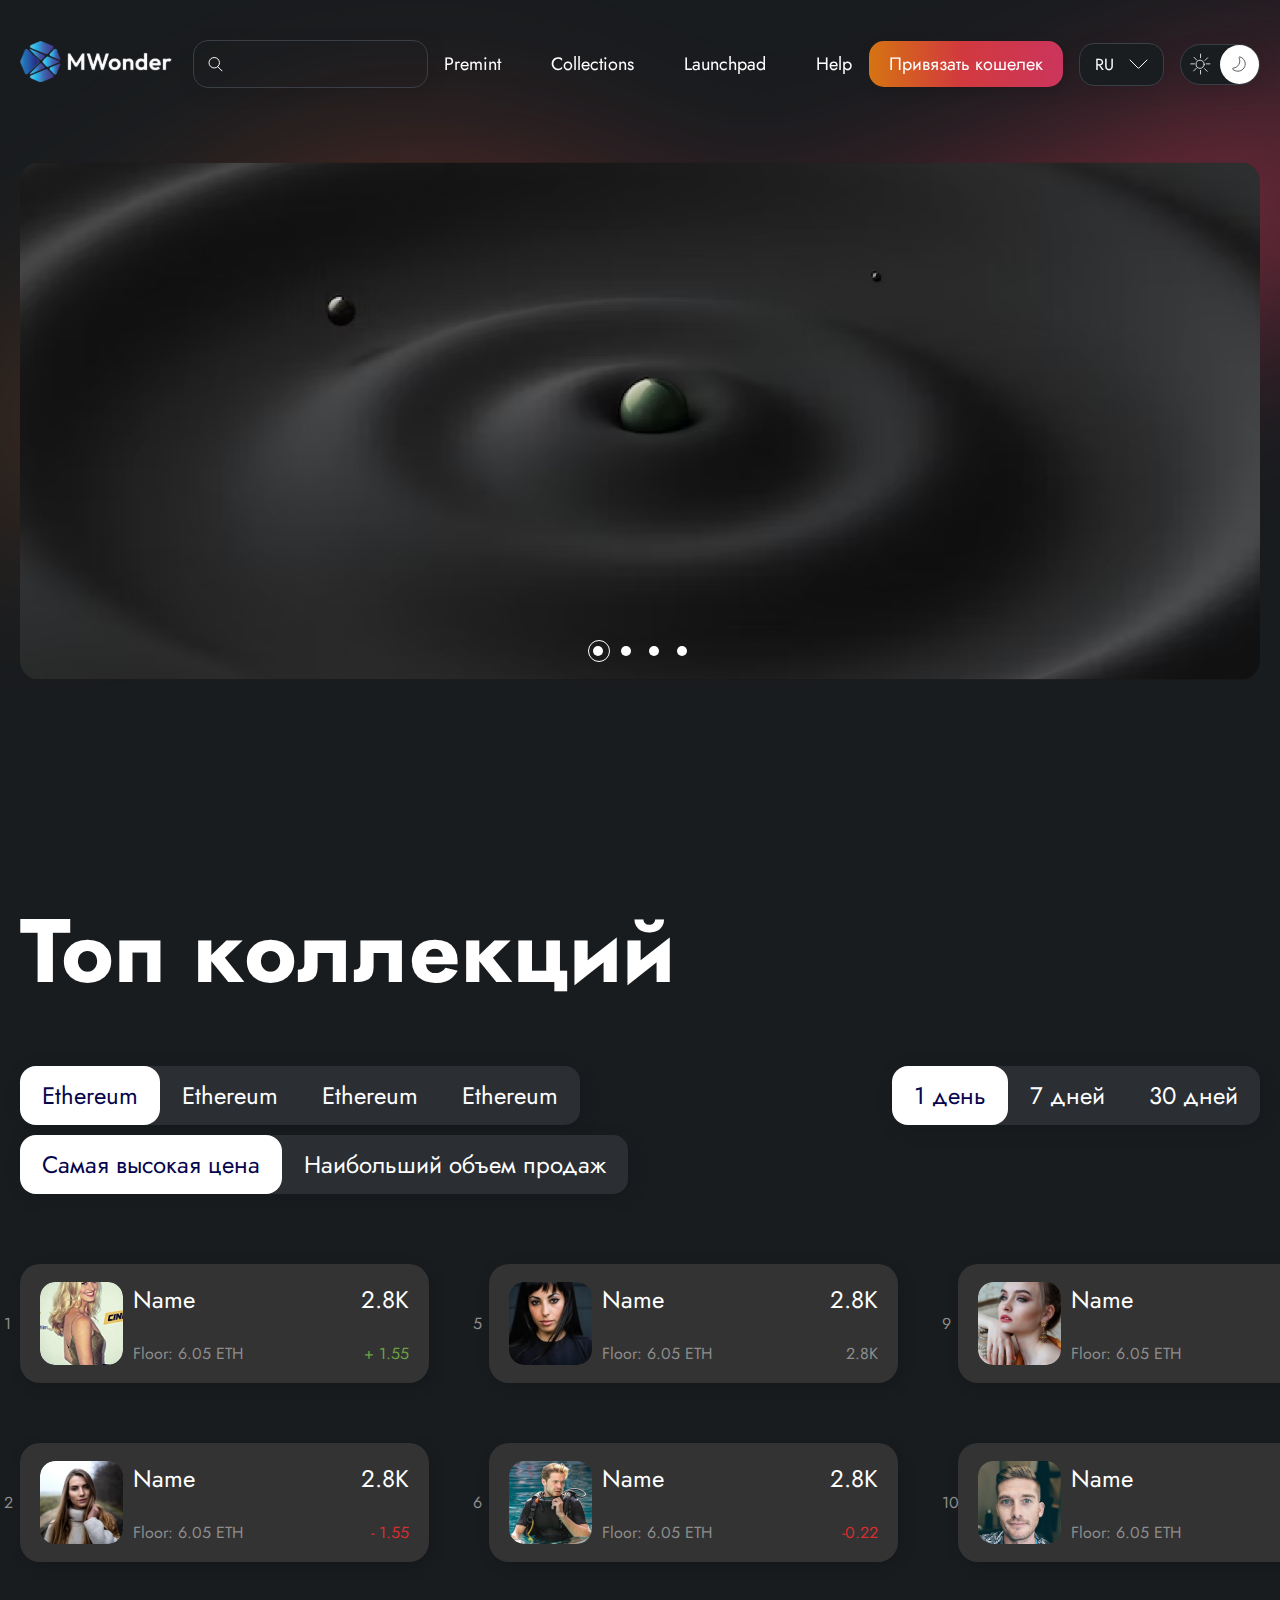
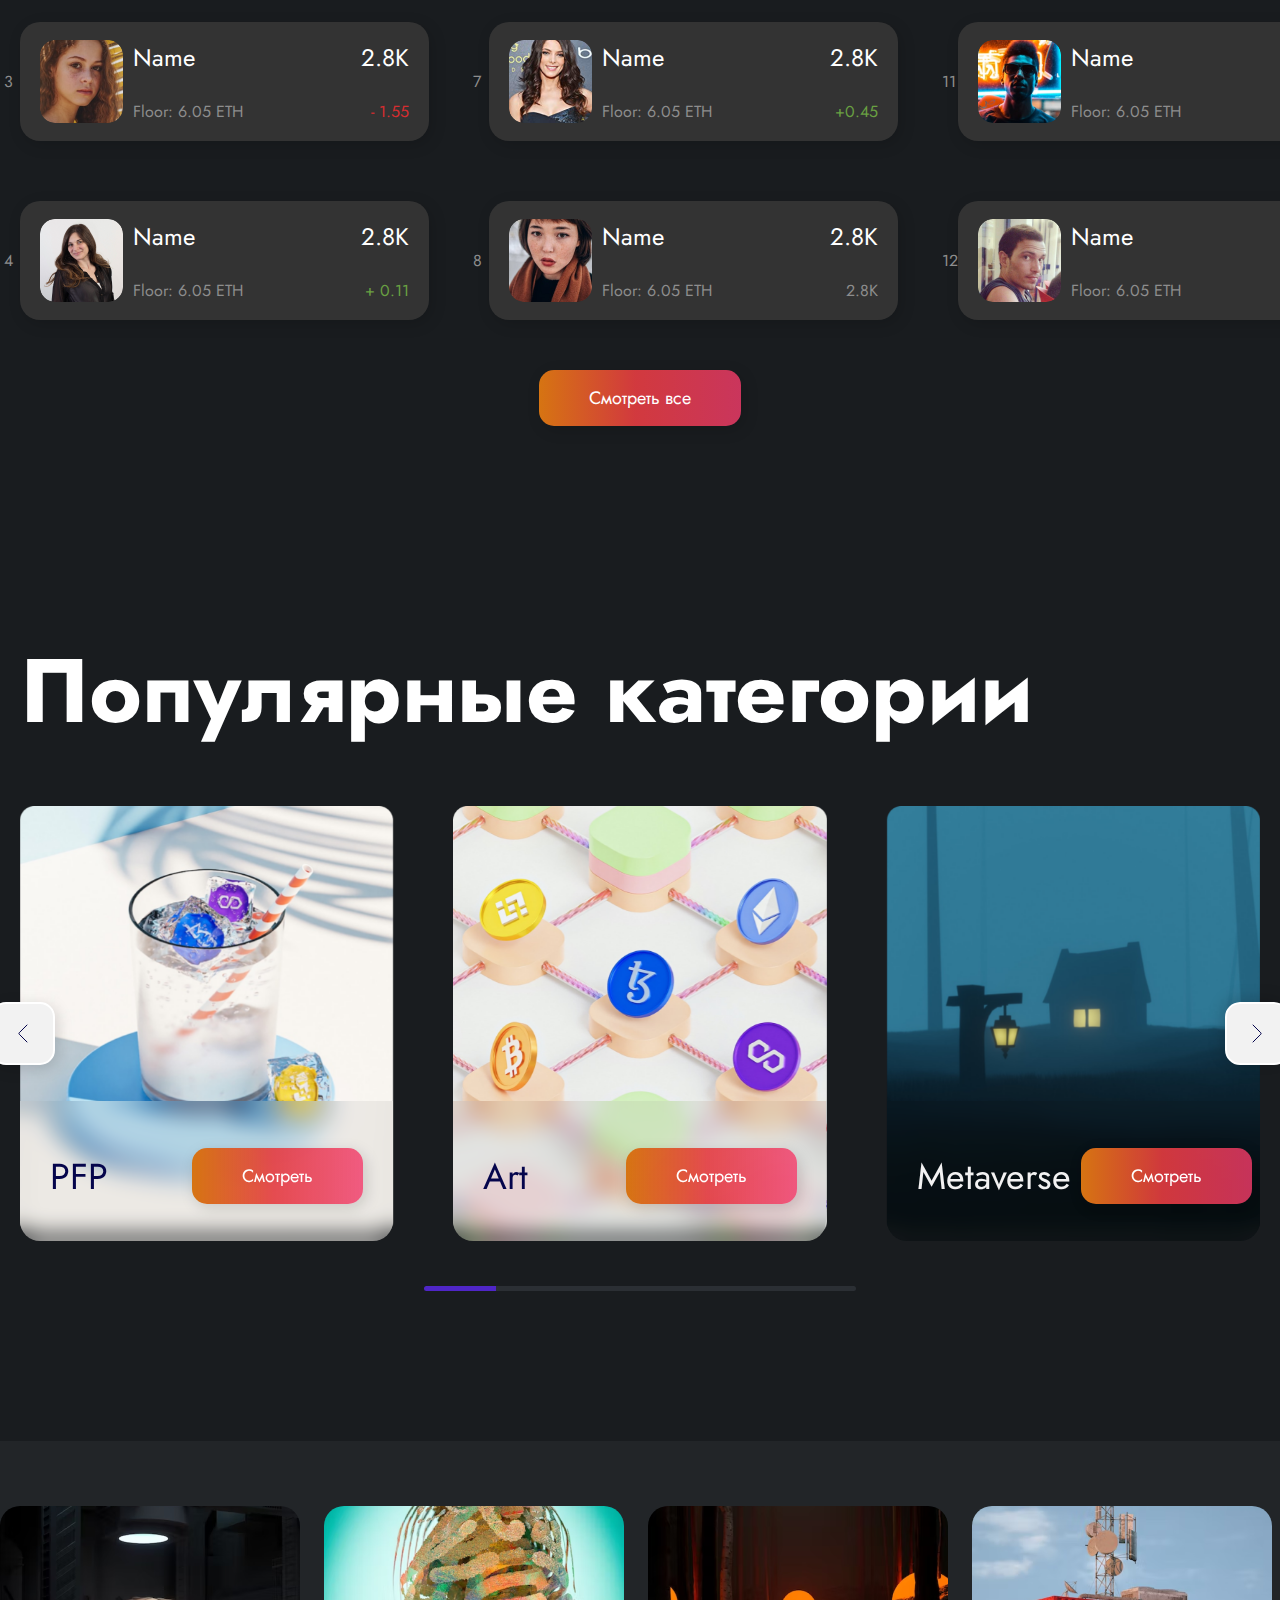
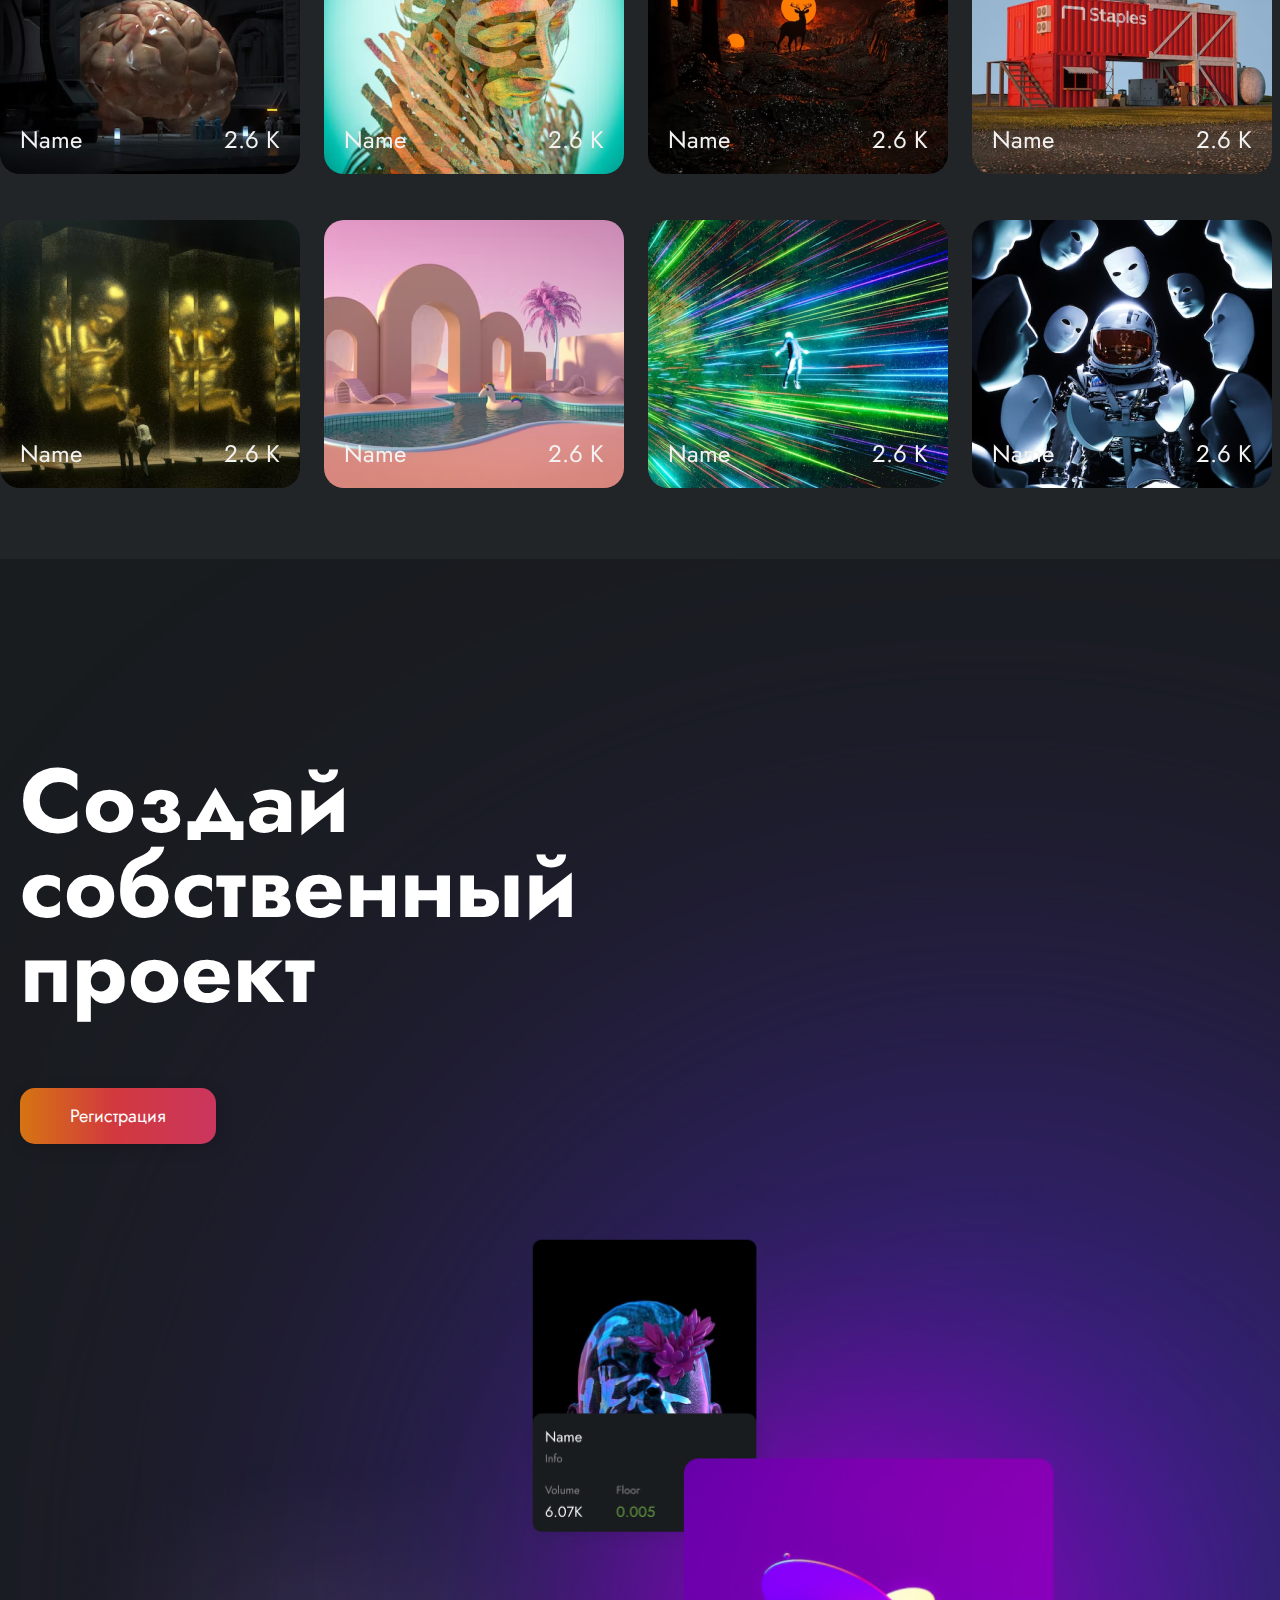
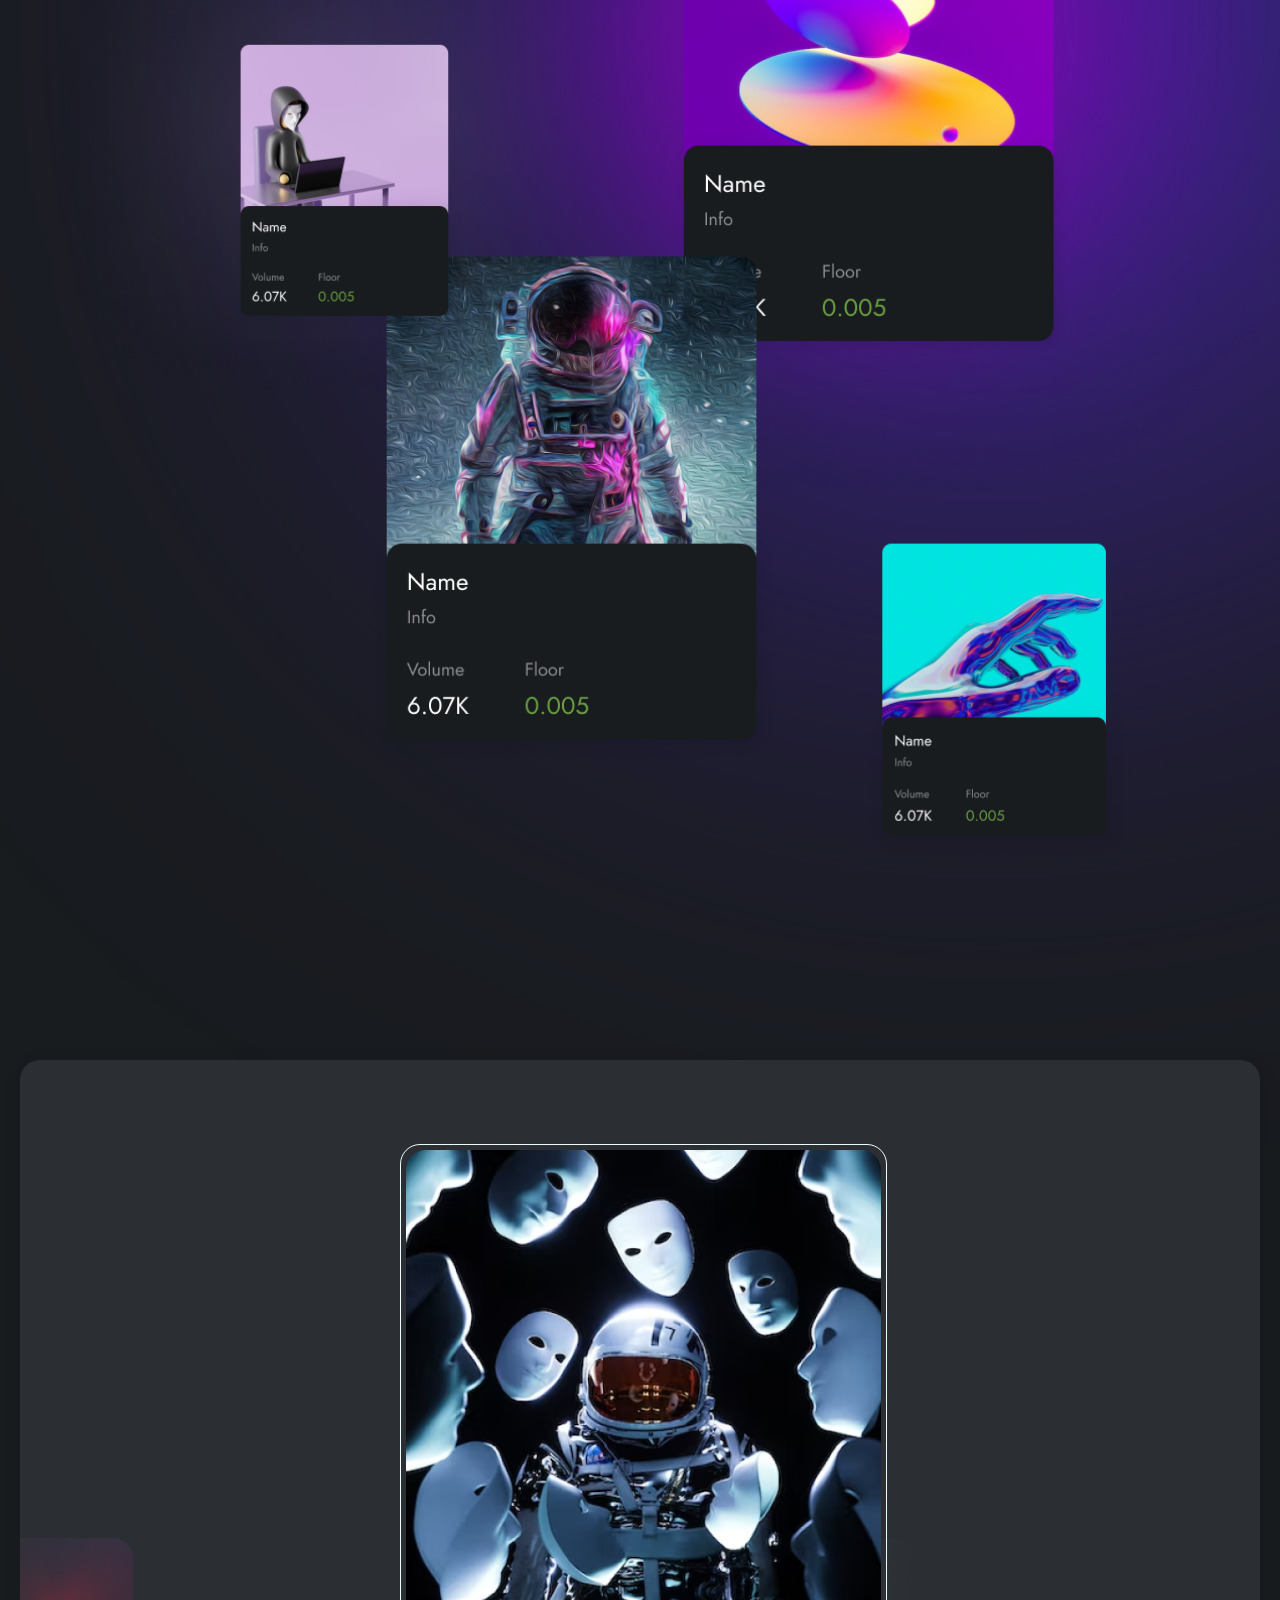
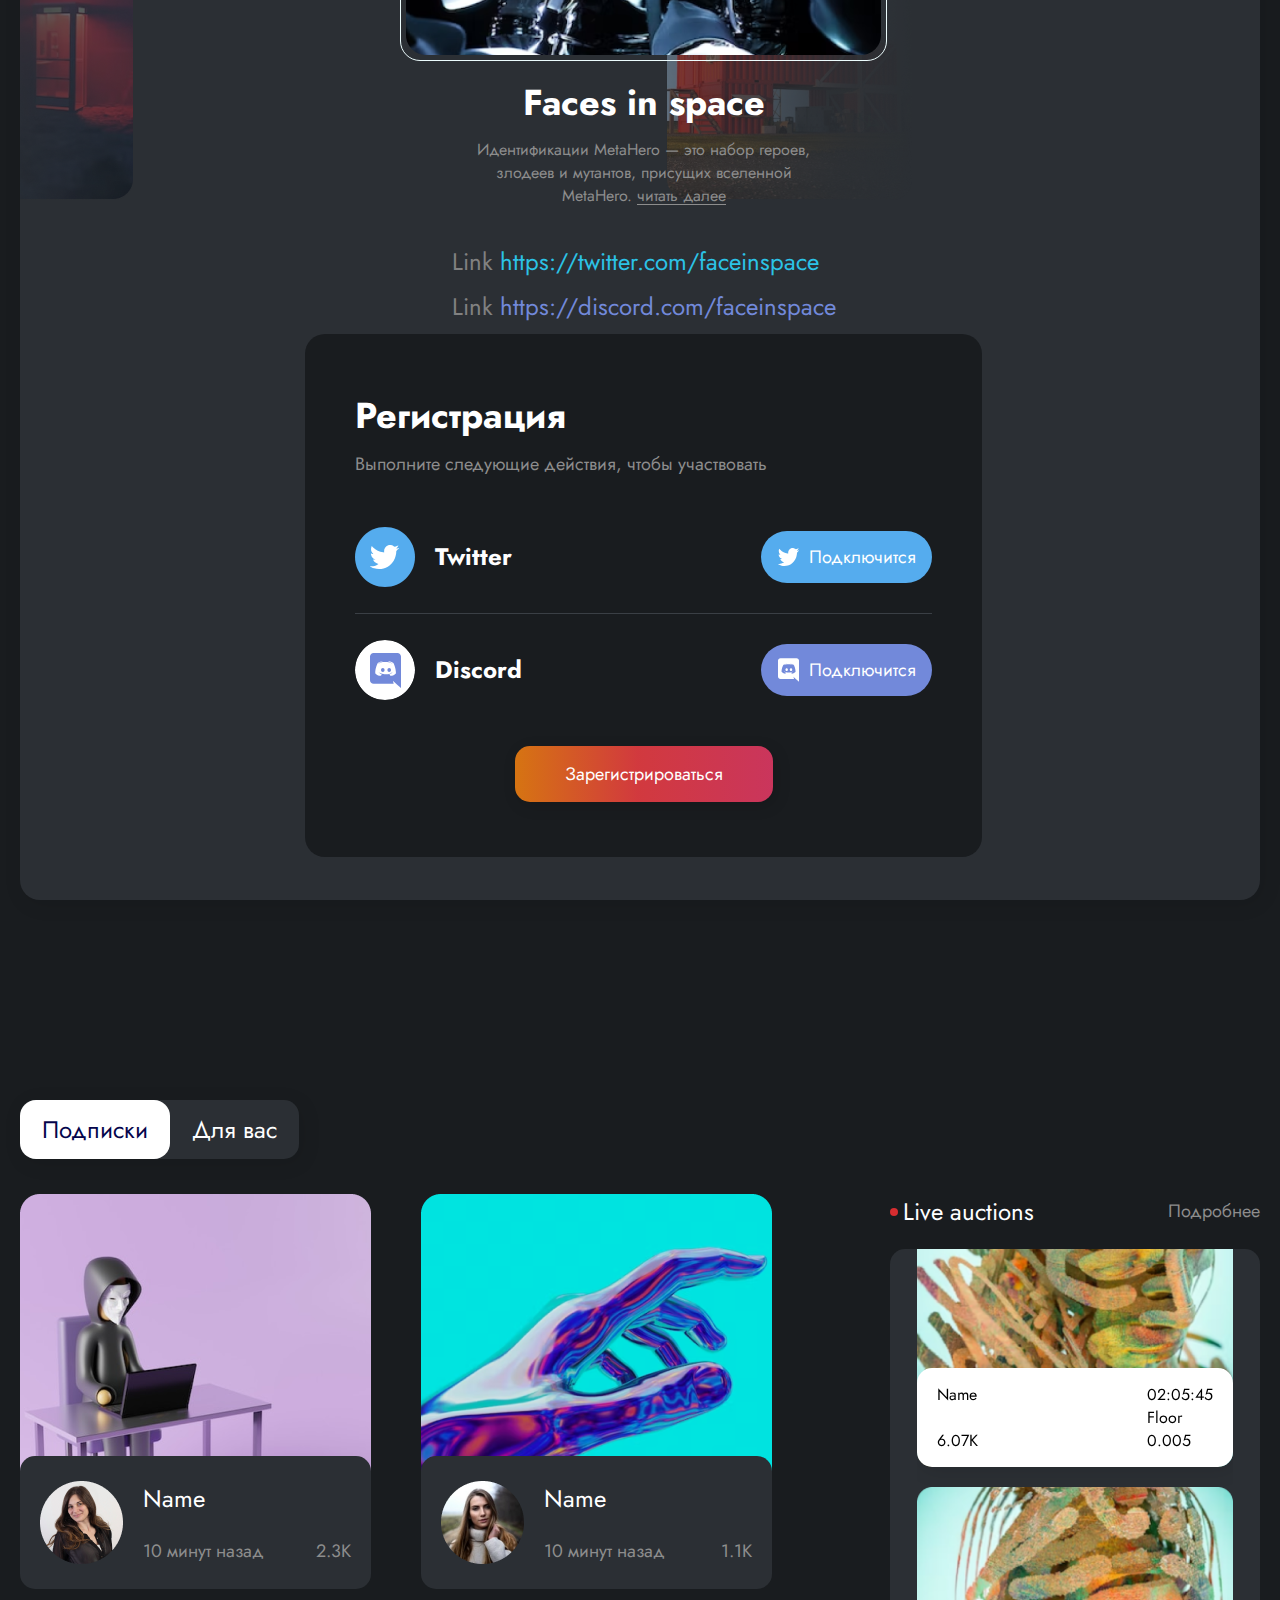
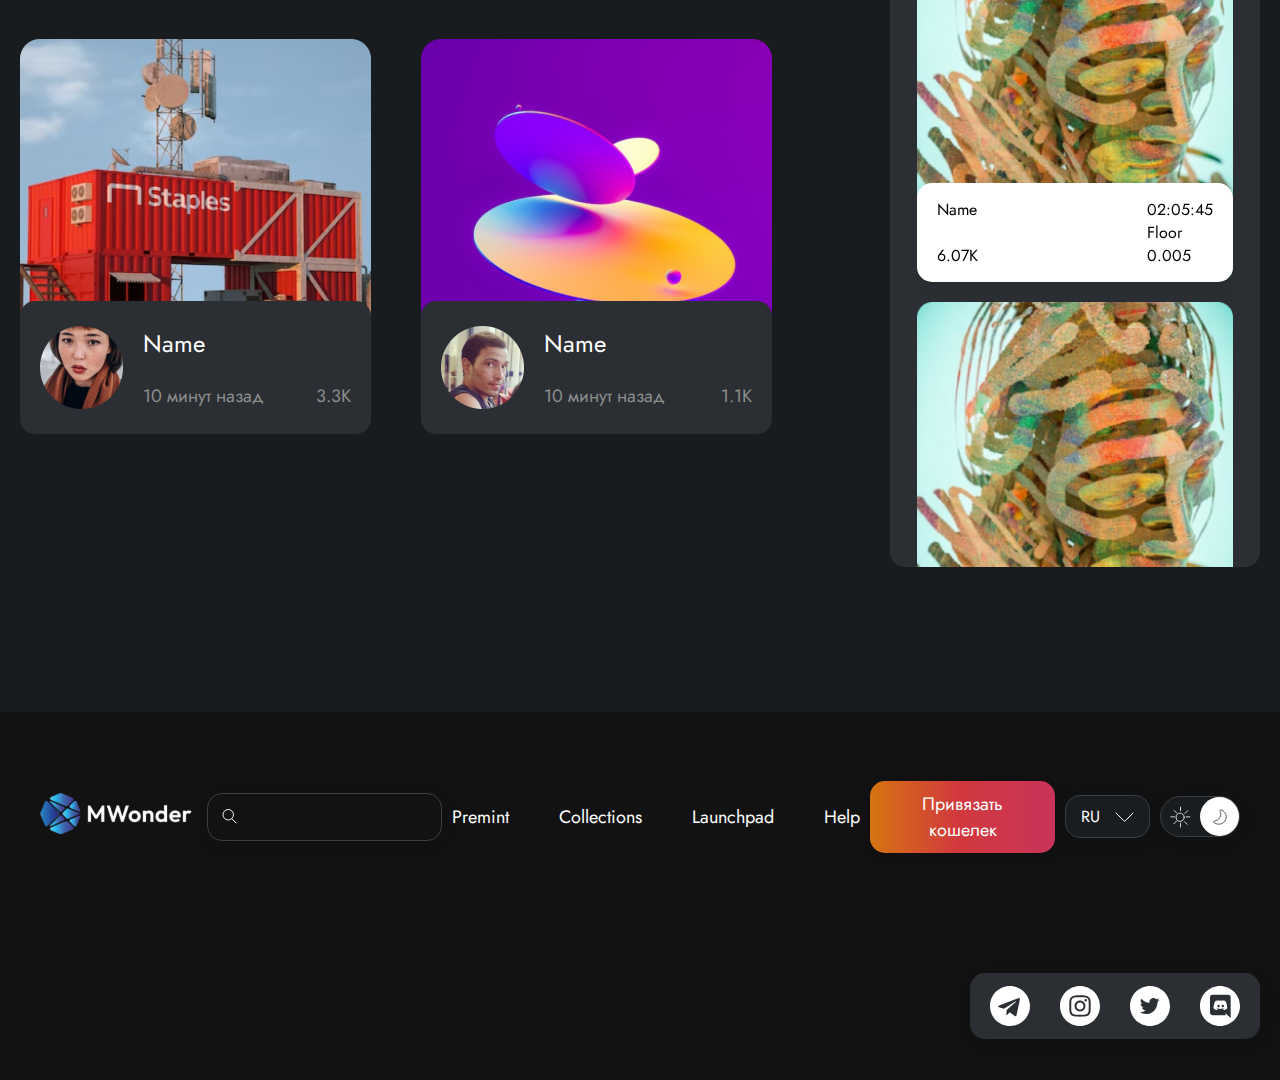
<file: index.html>
<!DOCTYPE html>
<html lang="en">
<head>
    <meta charset="UTF-8">
    <meta name="viewport" content="width=device-width, initial-scale=1" />
    <title>Title</title>
    <link rel="stylesheet" href="css/style.css">
    <link rel="stylesheet" href="css/swiper.css">
</head>
<body>
<header class="header">
    <div class="header--wrap">
        <a href="index.html" class="header__logo">
            <img src="img/logo.svg" alt="" class="header__logo-icon">
        </a>
        <input type="text" class="header__search">
        <nav class="header__nav">
            <a href="" class="header__nav-item">Premint</a>
            <a href="" class="header__nav-item">Collections</a>
            <a href="" class="header__nav-item">Launchpad</a>
            <a href="" class="header__nav-item">Help</a>
        </nav>
        <button class="header__button button--gradient">Привязать кошелек</button>
        <div class="header__language">
            <p class="header__language-text">RU</p>
            <img src="img/arrow.svg" alt="" class="header__language-arrow">
        </div>
        <div class="header__theme">
            <div class="header__theme-item">
                <img src="img/day.svg" alt="" class="header__theme-item--icon">
            </div>
            <div class="header__theme-item active">
                <img src="img/night.svg" alt="" class="header__theme-item--icon">
            </div>
        </div>
    </div>
</header>
<main class="wrapper">
    <section class="slider">
        <div class="slider--wrap swiper">
            <div class="swiper-wrapper">
                <picture class="swiper-slide">
                    <source srcset="img/slider_mobile.png" media="(max-width: 999px)">
                    <img src="img/slider-desktop.png" alt="" class="slider__item">
                </picture>
                <picture class="swiper-slide">
                    <source srcset="img/slider_mobile.png" media="(max-width: 999px)">
                    <img src="img/slider-desktop.png" alt="" class="slider__item">
                </picture>
                <picture class="swiper-slide">
                    <source srcset="img/slider_mobile.png" media="(max-width: 999px)">
                    <img src="img/slider-desktop.png" alt="" class="slider__item">
                </picture>
                <picture class="swiper-slide">
                    <source srcset="img/slider_mobile.png" media="(max-width: 999px)">
                    <img src="img/slider-desktop.png" alt="" class="slider__item">
                </picture>
            </div>
        </div>
        <div class="slider__dots">

        </div>
    </section>
    <section class="collections">
        <h1 class="collections__title">Топ коллекций</h1>
        <div class="collections__tabs">
            <div class="collections__tabs-item">
                <button type="button" class="collections__tabs-item--switch active">Ethereum</button>
                <button type="button" class="collections__tabs-item--switch">Ethereum</button>
                <button type="button" class="collections__tabs-item--switch">Ethereum</button>
                <button type="button" class="collections__tabs-item--switch">Ethereum</button>
            </div>
            <div class="collections__tabs-item">
                <button type="button" class="collections__tabs-item--switch active">1 день</button>
                <button type="button" class="collections__tabs-item--switch">7 дней</button>
                <button type="button" class="collections__tabs-item--switch">30 дней</button>
            </div>
            <div class="collections__tabs-item">
                <button type="button" class="collections__tabs-item--switch active">Самая высокая цена</button>
                <button type="button" class="collections__tabs-item--switch">Наибольший объем продаж</button>
            </div>
        </div>
        <div class="collections__grid">
            <div class="collections__grid-item">
                <img src="img/col1.png" alt="" class="collections__grid-item--image">
                <div class="collections__grid-item--chars">
                    <div class="collections__chars-item">
                        <p class="collections__chars-item--name">Name</p>
                        <p class="collections__chars-item--balance">Floor: 6.05 ETH</p>
                    </div>
                    <div class="collections__chars-item">
                        <p class="collections__chars-item--name">2.8K</p>
                        <p class="collections__chars-item--balance balance__up">+ 1.55</p>
                    </div>
                </div>
            </div>
            <div class="collections__grid-item">
                <img src="img/col2.png" alt="" class="collections__grid-item--image">
                <div class="collections__grid-item--chars">
                    <div class="collections__chars-item">
                        <p class="collections__chars-item--name">Name</p>
                        <p class="collections__chars-item--balance">Floor: 6.05 ETH</p>
                    </div>
                    <div class="collections__chars-item">
                        <p class="collections__chars-item--name">2.8K</p>
                        <p class="collections__chars-item--balance balance__down">- 1.55</p>
                    </div>
                </div>
            </div>
            <div class="collections__grid-item">
                <img src="img/col3.png" alt="" class="collections__grid-item--image">
                <div class="collections__grid-item--chars">
                    <div class="collections__chars-item">
                        <p class="collections__chars-item--name">Name</p>
                        <p class="collections__chars-item--balance">Floor: 6.05 ETH</p>
                    </div>
                    <div class="collections__chars-item">
                        <p class="collections__chars-item--name">2.8K</p>
                        <p class="collections__chars-item--balance balance__down">- 1.55</p>
                    </div>
                </div>
            </div>
            <div class="collections__grid-item">
                <img src="img/col4.png" alt="" class="collections__grid-item--image">
                <div class="collections__grid-item--chars">
                    <div class="collections__chars-item">
                        <p class="collections__chars-item--name">Name</p>
                        <p class="collections__chars-item--balance">Floor: 6.05 ETH</p>
                    </div>
                    <div class="collections__chars-item">
                        <p class="collections__chars-item--name">2.8K</p>
                        <p class="collections__chars-item--balance balance__up">+ 0.11</p>
                    </div>
                </div>
            </div>
            <div class="collections__grid-item">
                <img src="img/col5.png" alt="" class="collections__grid-item--image">
                <div class="collections__grid-item--chars">
                    <div class="collections__chars-item">
                        <p class="collections__chars-item--name">Name</p>
                        <p class="collections__chars-item--balance">Floor: 6.05 ETH</p>
                    </div>
                    <div class="collections__chars-item">
                        <p class="collections__chars-item--name">2.8K</p>
                        <p class="collections__chars-item--balance">2.8K</p>
                    </div>
                </div>
            </div>
            <div class="collections__grid-item">
                <img src="img/col6.png" alt="" class="collections__grid-item--image">
                <div class="collections__grid-item--chars">
                    <div class="collections__chars-item">
                        <p class="collections__chars-item--name">Name</p>
                        <p class="collections__chars-item--balance">Floor: 6.05 ETH</p>
                    </div>
                    <div class="collections__chars-item">
                        <p class="collections__chars-item--name">2.8K</p>
                        <p class="collections__chars-item--balance balance__down">-0.22</p>
                    </div>
                </div>
            </div>
            <div class="collections__grid-item">
                <img src="img/col7.png" alt="" class="collections__grid-item--image">
                <div class="collections__grid-item--chars">
                    <div class="collections__chars-item">
                        <p class="collections__chars-item--name">Name</p>
                        <p class="collections__chars-item--balance">Floor: 6.05 ETH</p>
                    </div>
                    <div class="collections__chars-item">
                        <p class="collections__chars-item--name">2.8K</p>
                        <p class="collections__chars-item--balance balance__up">+0.45</p>
                    </div>
                </div>
            </div>
            <div class="collections__grid-item">
                <img src="img/col8.png" alt="" class="collections__grid-item--image">
                <div class="collections__grid-item--chars">
                    <div class="collections__chars-item">
                        <p class="collections__chars-item--name">Name</p>
                        <p class="collections__chars-item--balance">Floor: 6.05 ETH</p>
                    </div>
                    <div class="collections__chars-item">
                        <p class="collections__chars-item--name">2.8K</p>
                        <p class="collections__chars-item--balance">2.8K</p>
                    </div>
                </div>
            </div>
            <div class="collections__grid-item">
                <img src="img/col9.png" alt="" class="collections__grid-item--image">
                <div class="collections__grid-item--chars">
                    <div class="collections__chars-item">
                        <p class="collections__chars-item--name">Name</p>
                        <p class="collections__chars-item--balance">Floor: 6.05 ETH</p>
                    </div>
                    <div class="collections__chars-item">
                        <p class="collections__chars-item--name">2.8K</p>
                        <p class="collections__chars-item--balance">2.8K</p>
                    </div>
                </div>
            </div>
            <div class="collections__grid-item">
                <img src="img/col10.png" alt="" class="collections__grid-item--image">
                <div class="collections__grid-item--chars">
                    <div class="collections__chars-item">
                        <p class="collections__chars-item--name">Name</p>
                        <p class="collections__chars-item--balance">Floor: 6.05 ETH</p>
                    </div>
                    <div class="collections__chars-item">
                        <p class="collections__chars-item--name">2.8K</p>
                        <p class="collections__chars-item--balance">2.8K</p>
                    </div>
                </div>
            </div>
            <div class="collections__grid-item">
                <img src="img/col11.png" alt="" class="collections__grid-item--image">
                <div class="collections__grid-item--chars">
                    <div class="collections__chars-item">
                        <p class="collections__chars-item--name">Name</p>
                        <p class="collections__chars-item--balance">Floor: 6.05 ETH</p>
                    </div>
                    <div class="collections__chars-item">
                        <p class="collections__chars-item--name">2.8K</p>
                        <p class="collections__chars-item--balance">2.8K</p>
                    </div>
                </div>
            </div>
            <div class="collections__grid-item">
                <img src="img/col12.png" alt="" class="collections__grid-item--image">
                <div class="collections__grid-item--chars">
                    <div class="collections__chars-item">
                        <p class="collections__chars-item--name">Name</p>
                        <p class="collections__chars-item--balance">Floor: 6.05 ETH</p>
                    </div>
                    <div class="collections__chars-item">
                        <p class="collections__chars-item--name">2.8K</p>
                        <p class="collections__chars-item--balance">2.8K</p>
                    </div>
                </div>
            </div>
        </div>
        <button class="collections__button button--gradient">Смотреть все</button>
    </section>
    <section class="popular">
        <h2 class="popular__title">Популярные категории</h2>
        <div class="popular__slider">
            <div class="popular__slider-wrap swiper">
                <div class="swiper-wrapper">
                    <div class="popular__slider-item swiper-slide">
                        <img src="img/pop1.png" alt="" class="popular__slider-item--image">
                        <div class="popular__slider-item--check">
                            <p class="check__title">PFP</p>
                            <button class="check__button button--gradient">Смотреть</button>
                        </div>
                    </div>
                    <div class="popular__slider-item swiper-slide">
                        <img src="img/pop2.png" alt="" class="popular__slider-item--image">
                        <div class="popular__slider-item--check">
                            <p class="check__title">Art</p>
                            <button class="check__button button--gradient">Смотреть</button>
                        </div>
                    </div>
                    <div class="popular__slider-item swiper-slide">
                        <img src="img/pop3.png" alt="" class="popular__slider-item--image">
                        <div class="popular__slider-item--check">
                            <p class="check__title black">Metaverse</p>
                            <button class="check__button button--gradient">Смотреть</button>
                        </div>
                    </div>
                    <div class="popular__slider-item swiper-slide">
                        <img src="img/pop1.png" alt="" class="popular__slider-item--image">
                        <div class="popular__slider-item--check">
                            <p class="check__title">PFP</p>
                            <button class="check__button button--gradient">Смотреть</button>
                        </div>
                    </div>
                    <div class="popular__slider-item swiper-slide">
                        <img src="img/pop2.png" alt="" class="popular__slider-item--image">
                        <div class="popular__slider-item--check">
                            <p class="check__title">Art</p>
                            <button class="check__button button--gradient">Смотреть</button>
                        </div>
                    </div>
                    <div class="popular__slider-item swiper-slide">
                        <img src="img/pop3.png" alt="" class="popular__slider-item--image">
                        <div class="popular__slider-item--check">
                            <p class="check__title black">Metaverse</p>
                            <button class="check__button button--gradient">Смотреть</button>
                        </div>
                    </div>
                </div>
            </div>
            <div class="popular__slider-pag"></div>
            <img src="img/pop_arrow.svg" alt="" class="popular__slider-nav pop__prev">
            <img src="img/pop_arrow.svg" alt="" class="popular__slider-nav pop__next">
        </div>
    </section>
    <div class="carousel">
        <div class="carousel-top swiper">
            <div class="swiper-wrapper">
                <div class="carousel__item swiper-slide">
                    <img src="img/c1.png" alt="" class="carousel__item-image">
                    <div class="carousel__item-text">
                        <p class="carousel__item-text--name">Name</p>
                        <p class="carousel__item-text--value">2.6 K</p>
                    </div>
                </div>
                <div class="carousel__item swiper-slide">
                    <img src="img/c2.png" alt="" class="carousel__item-image">
                    <div class="carousel__item-text">
                        <p class="carousel__item-text--name">Name</p>
                        <p class="carousel__item-text--value">2.6 K</p>
                    </div>
                </div>
                <div class="carousel__item swiper-slide">
                    <img src="img/c3.png" alt="" class="carousel__item-image">
                    <div class="carousel__item-text">
                        <p class="carousel__item-text--name">Name</p>
                        <p class="carousel__item-text--value">2.6 K</p>
                    </div>
                </div>
                <div class="carousel__item swiper-slide">
                    <img src="img/c4.png" alt="" class="carousel__item-image">
                    <div class="carousel__item-text">
                        <p class="carousel__item-text--name">Name</p>
                        <p class="carousel__item-text--value">2.6 K</p>
                    </div>
                </div>
                <div class="carousel__item swiper-slide">
                    <img src="img/c5.png" alt="" class="carousel__item-image">
                    <div class="carousel__item-text">
                        <p class="carousel__item-text--name">Name</p>
                        <p class="carousel__item-text--value">2.6 K</p>
                    </div>
                </div>
            </div>
        </div>
        <div class="carousel-bottom swiper">
            <div class="swiper-wrapper">
                <div class="carousel__item swiper-slide">
                    <img src="img/c6.png" alt="" class="carousel__item-image">
                    <div class="carousel__item-text">
                        <p class="carousel__item-text--name">Name</p>
                        <p class="carousel__item-text--value">2.6 K</p>
                    </div>
                </div>
                <div class="carousel__item swiper-slide">
                    <img src="img/c7.png" alt="" class="carousel__item-image">
                    <div class="carousel__item-text">
                        <p class="carousel__item-text--name">Name</p>
                        <p class="carousel__item-text--value">2.6 K</p>
                    </div>
                </div>
                <div class="carousel__item swiper-slide">
                    <img src="img/c8.png" alt="" class="carousel__item-image">
                    <div class="carousel__item-text">
                        <p class="carousel__item-text--name">Name</p>
                        <p class="carousel__item-text--value">2.6 K</p>
                    </div>
                </div>
                <div class="carousel__item swiper-slide">
                    <img src="img/c9.png" alt="" class="carousel__item-image">
                    <div class="carousel__item-text">
                        <p class="carousel__item-text--name">Name</p>
                        <p class="carousel__item-text--value">2.6 K</p>
                    </div>
                </div>
                <div class="carousel__item swiper-slide">
                    <img src="img/c10.png" alt="" class="carousel__item-image">
                    <div class="carousel__item-text">
                        <p class="carousel__item-text--name">Name</p>
                        <p class="carousel__item-text--value">2.6 K</p>
                    </div>
                </div>
            </div>
        </div>
    </div>
    <section class="project">
        <div class="project__text">
            <h2 class="project__text-title">Создай собственный проект</h2>
            <button class="project__text-button button--gradient">Регистрация</button>
        </div>
        <img src="img/project.png" alt="" class="project__main">
        <img src="img/project_back.svg" alt="" class="project__back">
    </section>
    <section class="face">
        <div class="face__space">
            <img src="img/space.png" alt="" class="face__space-image">
            <p class="face__space-title">Faces in space</p>
            <p class="face__space-desc">Идентификации MetaHero — это набор героев, злодеев и мутантов, присущих вселенной MetaHero. <a href="" class="face__space-next">читать далее</a></p>
            <div class="face__space-links">
                <p class="face__space-links--item">Link <a href="" class="face__space-links--twitter">https://twitter.com/faceinspace</a></p>
                <p class="face__space-links--item">Link <a href="" class="face__space-links--discord">https://discord.com/faceinspace</a></p>
            </div>
        </div>
        <div class="face__reg">
            <p class="face__reg-title">Регистрация</p>
            <p class="face__reg-desc">Выполните следующие действия, чтобы участвовать</p>
            <div class="face__reg-item twitter__reg">
                <div class="face__reg-item--left">
                    <img src="img/twitter.svg" alt="" class="face__reg-img">
                    <p class="face__reg-name">Twitter</p>
                </div>
                <button class="face__reg-item--right twitter__button">
                    <img src="img/twitter_icon.svg" alt="" class="face__reg-icon">
                    Подключится
                </button>
            </div>
            <div class="face__reg-item discord__reg">
                <div class="face__reg-item--left">
                    <img src="img/discord.svg" alt="" class="face__reg-img">
                    <p class="face__reg-name">Discord</p>
                </div>
                <button class="face__reg-item--right discord__button">
                    <img src="img/discord_icon.svg" alt="" class="face__reg-icon">
                    Подключится
                </button>
            </div>
            <button class="face__reg-button button--gradient">Зарегистрироваться</button>
        </div>
    </section>
    <section class="sub">
        <div class="collections__tabs-item">
            <button type="button" class="collections__tabs-item--switch active">Подписки</button>
            <button type="button" class="collections__tabs-item--switch">Для вас</button>
        </div>
        <div class="sub__field">
            <div class="sub__field-cards">
                <div class="sub__field-cards--item">
                    <img src="img/sub1.png" alt="" class="sub__card-image">
                    <div class="card">
                        <img src="img/card1.png" alt="" class="card__image">
                        <div class="card__name">
                            <p class="card__name-title">Name</p>
                            <p class="card__name-time">10 минут назад</p>
                        </div>
                        <p class="card__watch">2.3K</p>
                    </div>
                </div>
                <div class="sub__field-cards--item">
                    <img src="img/sub2.png" alt="" class="sub__card-image">
                    <div class="card">
                        <img src="img/card2.png" alt="" class="card__image">
                        <div class="card__name">
                            <p class="card__name-title">Name</p>
                            <p class="card__name-time">10 минут назад</p>
                        </div>
                        <p class="card__watch">1.1K</p>
                    </div>
                </div>
                <div class="sub__field-cards--item">
                    <img src="img/sub3.png" alt="" class="sub__card-image">
                    <div class="card">
                        <img src="img/card3.png" alt="" class="card__image">
                        <div class="card__name">
                            <p class="card__name-title">Name</p>
                            <p class="card__name-time">10 минут назад</p>
                        </div>
                        <p class="card__watch">3.3K</p>
                    </div>
                </div>
                <div class="sub__field-cards--item">
                    <img src="img/sub4.png" alt="" class="sub__card-image">
                    <div class="card">
                        <img src="img/card4.png" alt="" class="card__image">
                        <div class="card__name">
                            <p class="card__name-title">Name</p>
                            <p class="card__name-time">10 минут назад</p>
                        </div>
                        <p class="card__watch">1.1K</p>
                    </div>
                </div>
            </div>
            <div class="sub__field-auctions">
                <div class="auctions__text">
                    <p class="auctions__text-name">Live auctions</p>
                    <a href="" class="auctions__text-value">Подробнее</a>
                </div>
                <div class="auctions__slider">
                    <div class="auctions__slider-wrap swiper">
                        <div class="swiper-wrapper">
                            <div class="auctions__item swiper-slide">
                                <img src="img/auc1.png" alt="" class="auctions__item-image">
                                <div class="auctions__item-text">
                                    <div class="left">
                                        <p class="left__text">Name</p>
                                        <p class="left__text">6.07K</p>
                                    </div>
                                    <div class="right">
                                        <p class="right__time">02:05:45</p>
                                        <p class="right__smth">Floor</p>
                                        <p class="right__coef">0.005</p>
                                    </div>
                                </div>
                            </div>
                            <div class="auctions__item swiper-slide">
                                <img src="img/auc1.png" alt="" class="auctions__item-image">
                                <div class="auctions__item-text">
                                    <div class="left">
                                        <p class="left__text">Name</p>
                                        <p class="left__text">6.07K</p>
                                    </div>
                                    <div class="right">
                                        <p class="right__time">02:05:45</p>
                                        <p class="right__smth">Floor</p>
                                        <p class="right__coef">0.005</p>
                                    </div>
                                </div>
                            </div>
                            <div class="auctions__item swiper-slide">
                                <img src="img/auc1.png" alt="" class="auctions__item-image">
                                <div class="auctions__item-text">
                                    <div class="left">
                                        <p class="left__text">Name</p>
                                        <p class="left__text">6.07K</p>
                                    </div>
                                    <div class="right">
                                        <p class="right__time">02:05:45</p>
                                        <p class="right__smth">Floor</p>
                                        <p class="right__coef">0.005</p>
                                    </div>
                                </div>
                            </div>
                            <div class="auctions__item swiper-slide">
                                <img src="img/auc1.png" alt="" class="auctions__item-image">
                                <div class="auctions__item-text">
                                    <div class="left">
                                        <p class="left__text">Name</p>
                                        <p class="left__text">6.07K</p>
                                    </div>
                                    <div class="right">
                                        <p class="right__time">02:05:45</p>
                                        <p class="right__smth">Floor</p>
                                        <p class="right__coef">0.005</p>
                                    </div>
                                </div>
                            </div>
                        </div>
                    </div>
                </div>
            </div>
        </div>
    </section>
</main>
<footer class="footer">
    <div class="footer--wrap">
        <div class="header--wrap">
            <a href="index.html" class="header__logo">
                <img src="img/logo.svg" alt="" class="header__logo-icon">
            </a>
            <input type="text" class="header__search">
            <nav class="header__nav">
                <a href="" class="header__nav-item">Premint</a>
                <a href="" class="header__nav-item">Collections</a>
                <a href="" class="header__nav-item">Launchpad</a>
                <a href="" class="header__nav-item">Help</a>
            </nav>
            <button class="header__button button--gradient">Привязать кошелек</button>
            <div class="header__language">
                <p class="header__language-text">RU</p>
                <img src="img/arrow.svg" alt="" class="header__language-arrow">
            </div>
            <div class="header__theme">
                <div class="header__theme-item">
                    <img src="img/day.svg" alt="" class="header__theme-item--icon">
                </div>
                <div class="header__theme-item active">
                    <img src="img/night.svg" alt="" class="header__theme-item--icon">
                </div>
            </div>
        </div>
        <div class="footer__contacts">
            <img src="img/f1.svg" alt="" class="footer__contacts-item">
            <img src="img/f2.svg" alt="" class="footer__contacts-item">
            <img src="img/f3.svg" alt="" class="footer__contacts-item">
            <img src="img/f4.svg" alt="" class="footer__contacts-item">
        </div>
    </div>
</footer>
<script src="https://cdn.jsdelivr.net/npm/swiper@8/swiper-bundle.min.js"></script>
<script src="js/sliders.js"></script>
<script src="js/header.js"></script>
</body>
</html>
</file>
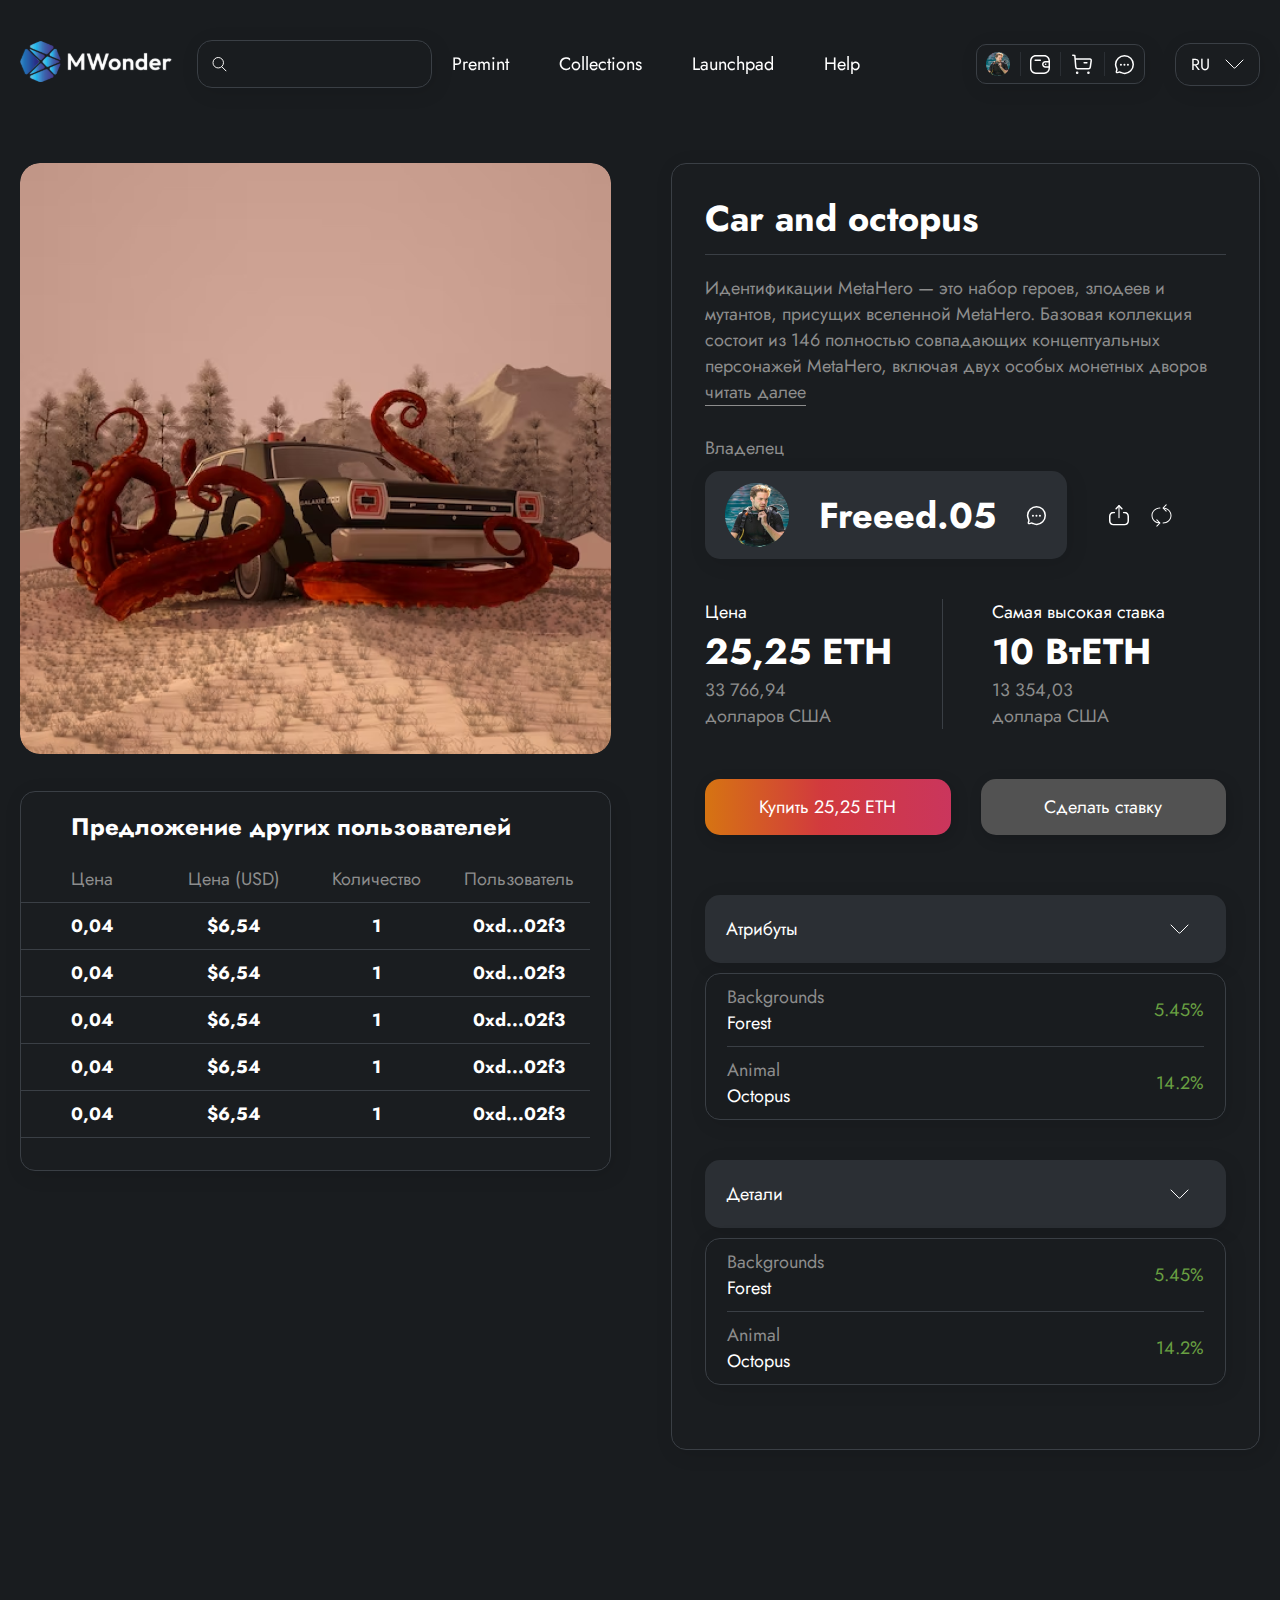
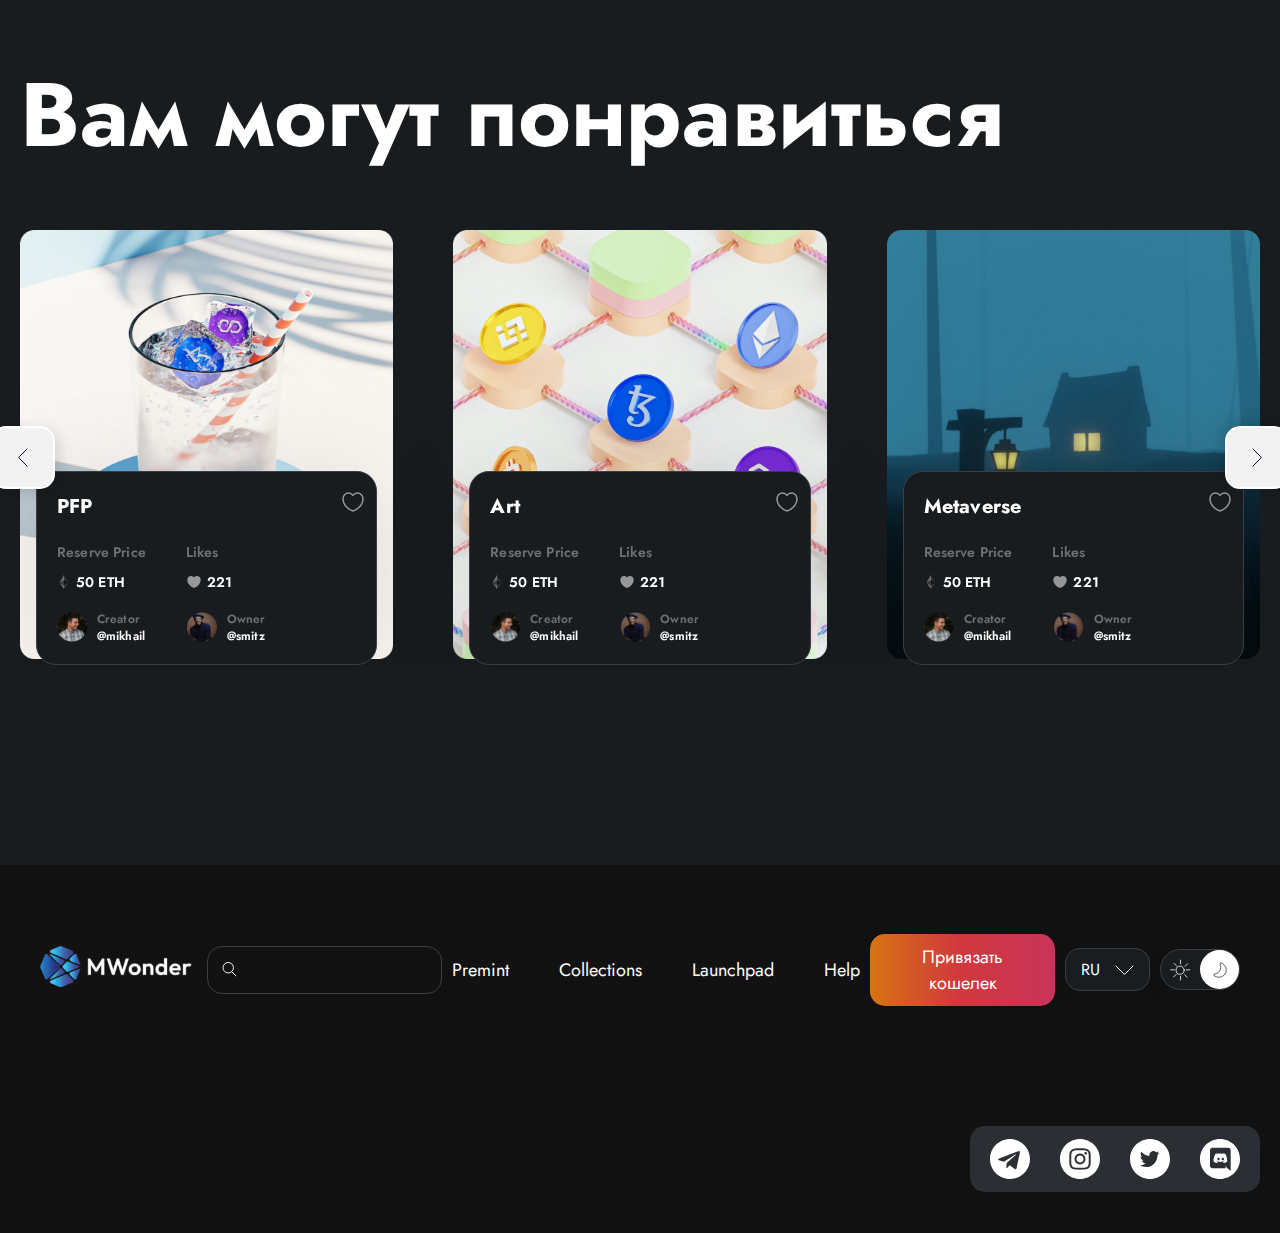
<file: buy_nft.html>
<!DOCTYPE html>
<html lang="en">
<head>
    <meta charset="UTF-8">
    <meta name="viewport" content="width=device-width, initial-scale=1" />
    <title>Title</title>
    <link rel="stylesheet" href="css/style.css">
    <link rel="stylesheet" href="css/swiper.css">
</head>
<body>
<header class="header">
    <div class="header--wrap">
        <div class="header--left--flex">
            <a href="index.html" class="header__logo">
                <img src="img/logo.svg" alt="" class="header__logo-icon">
            </a>
            <input type="text" class="header__search">
            <nav class="header__nav">
                <a href="" class="header__nav-item">Premint</a>
                <a href="" class="header__nav-item">Collections</a>
                <a href="" class="header__nav-item">Launchpad</a>
                <a href="" class="header__nav-item">Help</a>
            </nav>
        </div>
        <div class="header--right--flex">
            <div class="header__user">
                <a href="" class="header__user-item">
                    <img src="img/user.png" alt="" class="header__user-item--image">
                </a>
                <a href="" class="header__user-item">
                    <img src="img/Wallet.svg" alt="" class="header__user-item--image">
                </a>
                <a href="" class="header__user-item">
                    <img src="img/Buy.svg" alt="" class="header__user-item--image">
                </a>
                <a href="" class="header__user-item">
                    <img src="img/Chat.svg" alt="" class="header__user-item--image">
                </a>
            </div>
            <div class="header__language">
                <p class="header__language-text">RU</p>
                <img src="img/arrow.svg" alt="" class="header__language-arrow">
            </div>
        </div>
    </div>
</header>
<main class="wrapper noname">
    <section class="product">
        <div class="product--left">
            <img src="img/nft_card.png" alt="" class="product__image">
            <div class="product__offers">
                <p class="product__offers-title">Предложение других пользователей</p>
                <div class="product__offers-table">
                    <div class="product__offers-table--item">
                        <p class="offers__text">Цена</p>
                        <p class="offers__text">Цена (USD)</p>
                        <p class="offers__text">Количество</p>
                        <p class="offers__text">Пользователь</p>
                    </div>
                    <div class="product__offers-table--item">
                        <p class="offers__text self">0,04</p>
                        <p class="offers__text self">$6,54</p>
                        <p class="offers__text self">1</p>
                        <p class="offers__text self">0xd...02f3</p>
                    </div>
                    <div class="product__offers-table--item">
                        <p class="offers__text self">0,04</p>
                        <p class="offers__text self">$6,54</p>
                        <p class="offers__text self">1</p>
                        <p class="offers__text self">0xd...02f3</p>
                    </div>
                    <div class="product__offers-table--item">
                        <p class="offers__text self">0,04</p>
                        <p class="offers__text self">$6,54</p>
                        <p class="offers__text self">1</p>
                        <p class="offers__text self">0xd...02f3</p>
                    </div>
                    <div class="product__offers-table--item">
                        <p class="offers__text self">0,04</p>
                        <p class="offers__text self">$6,54</p>
                        <p class="offers__text self">1</p>
                        <p class="offers__text self">0xd...02f3</p>
                    </div>
                    <div class="product__offers-table--item">
                        <p class="offers__text self">0,04</p>
                        <p class="offers__text self">$6,54</p>
                        <p class="offers__text self">1</p>
                        <p class="offers__text self">0xd...02f3</p>
                    </div>
                    <div class="product__offers-table--item">
                        <p class="offers__text self">0,04</p>
                        <p class="offers__text self">$6,54</p>
                        <p class="offers__text self">1</p>
                        <p class="offers__text self">0xd...02f3</p>
                    </div>
                    <div class="product__offers-table--item">
                        <p class="offers__text self">0,04</p>
                        <p class="offers__text self">$6,54</p>
                        <p class="offers__text self">1</p>
                        <p class="offers__text self">0xd...02f3</p>
                    </div>
                    <div class="product__offers-table--item">
                        <p class="offers__text self">0,04</p>
                        <p class="offers__text self">$6,54</p>
                        <p class="offers__text self">1</p>
                        <p class="offers__text self">0xd...02f3</p>
                    </div>
                    <div class="product__offers-table--item">
                        <p class="offers__text self">0,04</p>
                        <p class="offers__text self">$6,54</p>
                        <p class="offers__text self">1</p>
                        <p class="offers__text self">0xd...02f3</p>
                    </div>
                </div>
            </div>
        </div>
        <div class="product--right">
            <h1 class="product__title">Сar and octopus</h1>
            <p class="product__description">Идентификации MetaHero — это набор героев, злодеев и мутантов, присущих вселенной MetaHero. Базовая коллекция состоит из 146 полностью совпадающих концептуальных персонажей MetaHero, включая двух особых монетных дворов <a href="">читать далее</a></p>
            <div class="product__owner">
                <p class="product__owner-name">Владелец</p>
                <div class="product__owner-user">
                    <div class="owner--left">
                        <img src="img/owner.png" alt="" class="product__owner-user--image">
                        <p class="product__owner-user--nick">Freeed.05</p>
                        <img src="img/Chat.svg" alt="" class="product__owner-user--icon">
                    </div>
                    <div class="owner--right">
                        <img src="img/Upload.svg" alt="" class="product__owner-user--icon">
                        <img src="img/refresh.svg" alt="" class="product__owner-user--icon">
                    </div>
                </div>
            </div>
            <div class="product__price">
                <div class="product__price-item">
                    <p class="product__price-item--pref">Цена</p>
                    <p class="product__price-item--value">25,25 ЕТН</p>
                    <p class="product__price-item--usd">33 766,94</p>
                    <p class="product__price-item--usd">долларов США</p>
                </div>
                <div class="product__price-item">
                    <p class="product__price-item--pref">Самая высокая ставка</p>
                    <p class="product__price-item--value">10 ВтETH</p>
                    <p class="product__price-item--usd">13 354,03</p>
                    <p class="product__price-item--usd">доллара США</p>
                </div>
            </div>
            <div class="product__buttons">
                <button class="product__buttons-buy button--gradient">Купить 25,25 ЕТН</button>
                <button class="product__buttons-buy button--gradient inactive">Сделать ставку</button>
            </div>
            <div class="details">
                <div class="details__item">
                    <div class="details__item-visible">
                        <p class="details__text">Атрибуты</p>
                        <img src="img/arrow.svg" alt="" class="details__item-arrow">
                    </div>
                    <div class="details__item-hidden">
                        <div class="details__item-hidden--item">
                            <div class="details__hidden-left">
                                <p class="details__text gray">Backgrounds</p>
                                <p class="details__text">Forest</p>
                            </div>
                            <p class="details__text green">5.45%</p>
                        </div>
                        <div class="details__item-hidden--item">
                            <div class="details__hidden-left">
                                <p class="details__text gray">Animal</p>
                                <p class="details__text">Octopus</p>
                            </div>
                            <p class="details__text green">14.2%</p>
                        </div>
                    </div>
                </div>
                <div class="details__item">
                    <div class="details__item-visible">
                        <p class="details__text">Детали</p>
                        <img src="img/arrow.svg" alt="" class="details__item-arrow">
                    </div>
                    <div class="details__item-hidden">
                        <div class="details__item-hidden--item">
                            <div class="details__hidden-left">
                                <p class="details__text gray">Backgrounds</p>
                                <p class="details__text">Forest</p>
                            </div>
                            <p class="details__text green">5.45%</p>
                        </div>
                        <div class="details__item-hidden--item">
                            <div class="details__hidden-left">
                                <p class="details__text gray">Animal</p>
                                <p class="details__text">Octopus</p>
                            </div>
                            <p class="details__text green">14.2%</p>
                        </div>
                    </div>
                </div>
            </div>
        </div>
    </section>
    <section class="popular likely">
        <h2 class="popular__title">Вам могут понравиться</h2>
        <div class="popular__slider">
            <div class="like__slider swiper">
                <div class="swiper-wrapper">
                    <div class="popular__slider-item swiper-slide">
                        <img src="img/pop1.png" alt="" class="popular__slider-item--image">
                        <div class="like__item">
                            <p class="like__item-name">PFP</p>
                            <div class="like__item-chars">
                                <div class="like__item-chars--item">
                                    <p class="like__item-chars--item_text">Reserve Price</p>
                                    <p class="like__item-chars--item_text white eth">50 ETH</p>
                                </div>
                                <div class="like__item-chars--item">
                                    <p class="like__item-chars--item_text">Likes</p>
                                    <p class="like__item-chars--item_text white like">221</p>
                                </div>
                            </div>
                            <div class="like__item-guys">
                                <div class="like__item-guys--item">
                                    <img src="img/g1.png" alt="" class="like__guys-image">
                                    <div class="like__guys-text">
                                        <p class="like__guys-text--item">Creator</p>
                                        <p class="like__guys-text--item white">@mikhail</p>
                                    </div>
                                </div>
                                <div class="like__item-guys--item">
                                    <img src="img/g2.png" alt="" class="like__guys-image">
                                    <div class="like__guys-text">
                                        <p class="like__guys-text--item">Owner</p>
                                        <p class="like__guys-text--item white">@smitz</p>
                                    </div>
                                </div>
                            </div>
                            <img src="img/like.svg" alt="" class="like__hearth">
                        </div>
                    </div>
                    <div class="popular__slider-item swiper-slide">
                        <img src="img/pop2.png" alt="" class="popular__slider-item--image">
                        <div class="like__item">
                            <p class="like__item-name">Art</p>
                            <div class="like__item-chars">
                                <div class="like__item-chars--item">
                                    <p class="like__item-chars--item_text">Reserve Price</p>
                                    <p class="like__item-chars--item_text white eth">50 ETH</p>
                                </div>
                                <div class="like__item-chars--item">
                                    <p class="like__item-chars--item_text">Likes</p>
                                    <p class="like__item-chars--item_text white like">221</p>
                                </div>
                            </div>
                            <div class="like__item-guys">
                                <div class="like__item-guys--item">
                                    <img src="img/g1.png" alt="" class="like__guys-image">
                                    <div class="like__guys-text">
                                        <p class="like__guys-text--item">Creator</p>
                                        <p class="like__guys-text--item white">@mikhail</p>
                                    </div>
                                </div>
                                <div class="like__item-guys--item">
                                    <img src="img/g2.png" alt="" class="like__guys-image">
                                    <div class="like__guys-text">
                                        <p class="like__guys-text--item">Owner</p>
                                        <p class="like__guys-text--item white">@smitz</p>
                                    </div>
                                </div>
                            </div>
                            <img src="img/like.svg" alt="" class="like__hearth">
                        </div>
                    </div>
                    <div class="popular__slider-item swiper-slide">
                        <img src="img/pop3.png" alt="" class="popular__slider-item--image">
                        <div class="like__item">
                            <p class="like__item-name">Metaverse</p>
                            <div class="like__item-chars">
                                <div class="like__item-chars--item">
                                    <p class="like__item-chars--item_text">Reserve Price</p>
                                    <p class="like__item-chars--item_text white eth">50 ETH</p>
                                </div>
                                <div class="like__item-chars--item">
                                    <p class="like__item-chars--item_text">Likes</p>
                                    <p class="like__item-chars--item_text white like">221</p>
                                </div>
                            </div>
                            <div class="like__item-guys">
                                <div class="like__item-guys--item">
                                    <img src="img/g1.png" alt="" class="like__guys-image">
                                    <div class="like__guys-text">
                                        <p class="like__guys-text--item">Creator</p>
                                        <p class="like__guys-text--item white">@mikhail</p>
                                    </div>
                                </div>
                                <div class="like__item-guys--item">
                                    <img src="img/g2.png" alt="" class="like__guys-image">
                                    <div class="like__guys-text">
                                        <p class="like__guys-text--item">Owner</p>
                                        <p class="like__guys-text--item white">@smitz</p>
                                    </div>
                                </div>
                            </div>
                            <img src="img/like.svg" alt="" class="like__hearth">
                        </div>
                    </div>
                </div>
            </div>
            <div class="popular__slider-pag"></div>
            <img src="img/pop_arrow.svg" alt="" class="popular__slider-nav pop__prev">
            <img src="img/pop_arrow.svg" alt="" class="popular__slider-nav pop__next">
        </div>
    </section>
</main>
<footer class="footer">
    <div class="footer--wrap">
        <div class="header--wrap">
            <a href="index.html" class="header__logo">
                <img src="img/logo.svg" alt="" class="header__logo-icon">
            </a>
            <input type="text" class="header__search">
            <nav class="header__nav">
                <a href="" class="header__nav-item">Premint</a>
                <a href="" class="header__nav-item">Collections</a>
                <a href="" class="header__nav-item">Launchpad</a>
                <a href="" class="header__nav-item">Help</a>
            </nav>
            <button class="header__button button--gradient">Привязать кошелек</button>
            <div class="header__language">
                <p class="header__language-text">RU</p>
                <img src="img/arrow.svg" alt="" class="header__language-arrow">
            </div>
            <div class="header__theme">
                <div class="header__theme-item">
                    <img src="img/day.svg" alt="" class="header__theme-item--icon">
                </div>
                <div class="header__theme-item active">
                    <img src="img/night.svg" alt="" class="header__theme-item--icon">
                </div>
            </div>
        </div>
        <div class="footer__contacts">
            <img src="img/f1.svg" alt="" class="footer__contacts-item">
            <img src="img/f2.svg" alt="" class="footer__contacts-item">
            <img src="img/f3.svg" alt="" class="footer__contacts-item">
            <img src="img/f4.svg" alt="" class="footer__contacts-item">
        </div>
    </div>
</footer>
<script src="https://cdn.jsdelivr.net/npm/swiper@8/swiper-bundle.min.js"></script>
<script src="js/sliders.js"></script>
<script src="js/header.js"></script>
</body>
</html>
</file>
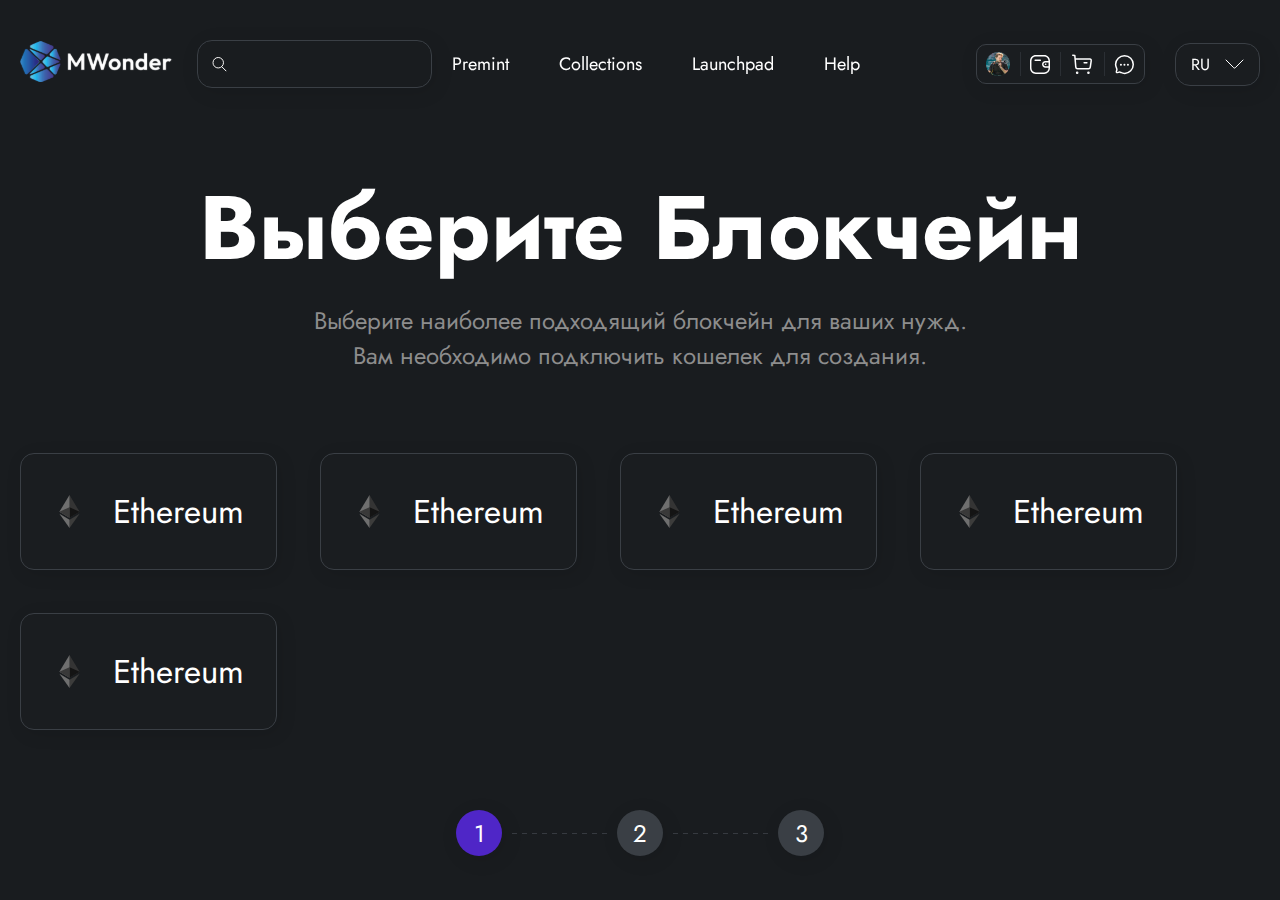
<file: create_nft.html>
<!DOCTYPE html>
<html lang="en">
<head>
    <meta charset="UTF-8">
    <meta name="viewport" content="width=device-width, initial-scale=1" />
    <title>Title</title>
    <link rel="stylesheet" href="css/style.css">
    <link rel="stylesheet" href="css/swiper.css">
</head>
<body>
<header class="header">
    <div class="header--wrap">
        <div class="header--left--flex">
            <a href="index.html" class="header__logo">
                <img src="img/logo.svg" alt="" class="header__logo-icon">
            </a>
            <input type="text" class="header__search">
            <nav class="header__nav">
                <a href="" class="header__nav-item">Premint</a>
                <a href="" class="header__nav-item">Collections</a>
                <a href="" class="header__nav-item">Launchpad</a>
                <a href="" class="header__nav-item">Help</a>
            </nav>
        </div>
        <div class="header--right--flex">
            <div class="header__user">
                <a href="" class="header__user-item">
                    <img src="img/user.png" alt="" class="header__user-item--image">
                </a>
                <a href="" class="header__user-item">
                    <img src="img/Wallet.svg" alt="" class="header__user-item--image">
                </a>
                <a href="" class="header__user-item">
                    <img src="img/Buy.svg" alt="" class="header__user-item--image">
                </a>
                <a href="" class="header__user-item">
                    <img src="img/Chat.svg" alt="" class="header__user-item--image">
                </a>
            </div>
            <div class="header__language">
                <p class="header__language-text">RU</p>
                <img src="img/arrow.svg" alt="" class="header__language-arrow">
            </div>
        </div>
    </div>
</header>
<main class="wrapper noname">
    <section class="choose">
        <div class="choose__title">
            <p class="choose__title-name">Выберите Блокчейн</p>
            <p class="choose__title-value">Выберите наиболее подходящий блокчейн для ваших нужд.
                Вам необходимо подключить кошелек для создания.</p>
        </div>
        <div class="choose__field">
            <div class="choose__field-blockchain">
                <img src="img/eth.svg" alt="" class="choose__field-blockchain--image">
                <p class="choose__field-blockchain--text">Ethereum</p>
            </div>
            <div class="choose__field-blockchain">
                <img src="img/eth.svg" alt="" class="choose__field-blockchain--image">
                <p class="choose__field-blockchain--text">Ethereum</p>
            </div>
            <div class="choose__field-blockchain">
                <img src="img/eth.svg" alt="" class="choose__field-blockchain--image">
                <p class="choose__field-blockchain--text">Ethereum</p>
            </div>
            <div class="choose__field-blockchain">
                <img src="img/eth.svg" alt="" class="choose__field-blockchain--image">
                <p class="choose__field-blockchain--text">Ethereum</p>
            </div>
            <div class="choose__field-blockchain">
                <img src="img/eth.svg" alt="" class="choose__field-blockchain--image">
                <p class="choose__field-blockchain--text">Ethereum</p>
            </div>
        </div>
        <div class="choose__steps">
            <p class="choose__steps-item active">1</p>
            <p class="choose__steps-item">2</p>
            <p class="choose__steps-item">3</p>
        </div>
    </section>
</main>
<script src="https://cdn.jsdelivr.net/npm/swiper@8/swiper-bundle.min.js"></script>
<script src="js/sliders.js"></script>
<script src="js/header.js"></script>
</body>
</html>
</file>
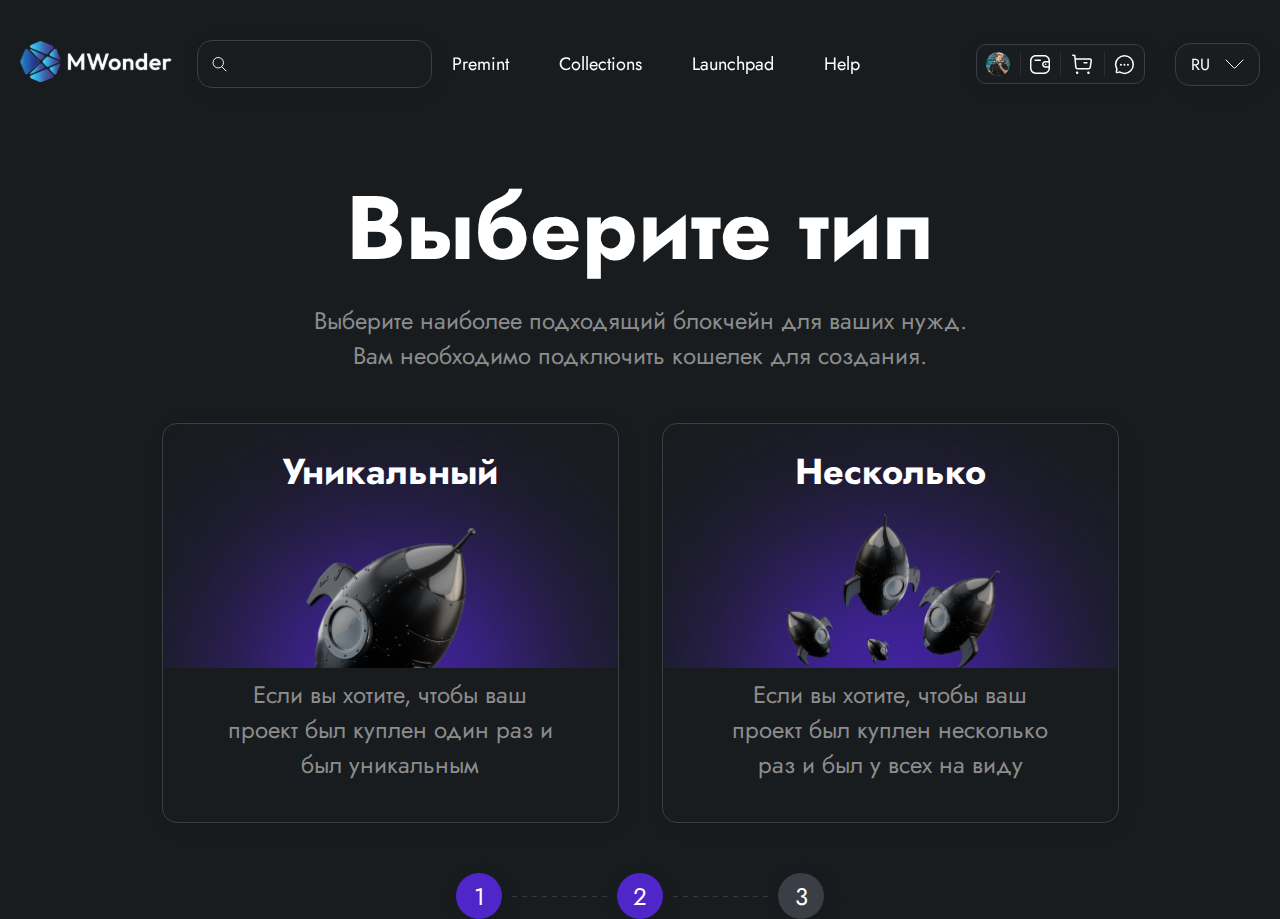
<file: create_nft2.html>
<!DOCTYPE html>
<html lang="en">
<head>
    <meta charset="UTF-8">
    <meta name="viewport" content="width=device-width, initial-scale=1" />
    <title>Title</title>
    <link rel="stylesheet" href="css/style.css">
    <link rel="stylesheet" href="css/swiper.css">
</head>
<body>
<header class="header">
    <div class="header--wrap">
        <div class="header--left--flex">
            <a href="index.html" class="header__logo">
                <img src="img/logo.svg" alt="" class="header__logo-icon">
            </a>
            <input type="text" class="header__search">
            <nav class="header__nav">
                <a href="" class="header__nav-item">Premint</a>
                <a href="" class="header__nav-item">Collections</a>
                <a href="" class="header__nav-item">Launchpad</a>
                <a href="" class="header__nav-item">Help</a>
            </nav>
        </div>
        <div class="header--right--flex">
            <div class="header__user">
                <a href="" class="header__user-item">
                    <img src="img/user.png" alt="" class="header__user-item--image">
                </a>
                <a href="" class="header__user-item">
                    <img src="img/Wallet.svg" alt="" class="header__user-item--image">
                </a>
                <a href="" class="header__user-item">
                    <img src="img/Buy.svg" alt="" class="header__user-item--image">
                </a>
                <a href="" class="header__user-item">
                    <img src="img/Chat.svg" alt="" class="header__user-item--image">
                </a>
            </div>
            <div class="header__language">
                <p class="header__language-text">RU</p>
                <img src="img/arrow.svg" alt="" class="header__language-arrow">
            </div>
        </div>
    </div>
</header>
<main class="wrapper noname">
    <section class="choose type">
        <div class="choose__title">
            <p class="choose__title-name">Выберите тип</p>
            <p class="choose__title-value">Выберите наиболее подходящий блокчейн для ваших нужд.
                Вам необходимо подключить кошелек для создания.</p>
        </div>
        <div class="choose__field type">
            <div class="choose__field-type">
                <p class="choose__field-type--title">Уникальный</p>
                <p class="choose__field-type--desc">Если вы хотите, чтобы ваш проект был куплен один раз и был уникальным</p>
            </div>
            <div class="choose__field-type">
                <p class="choose__field-type--title">Несколько</p>
                <p class="choose__field-type--desc">Если вы хотите, чтобы ваш проект был куплен несколько раз и был у всех на виду</p>
            </div>
        </div>
        <div class="choose__steps">
            <p class="choose__steps-item active">1</p>
            <p class="choose__steps-item active">2</p>
            <p class="choose__steps-item">3</p>
        </div>
    </section>
</main>
<script src="https://cdn.jsdelivr.net/npm/swiper@8/swiper-bundle.min.js"></script>
<script src="js/sliders.js"></script>
<script src="js/header.js"></script>
</body>
</html>
</file>
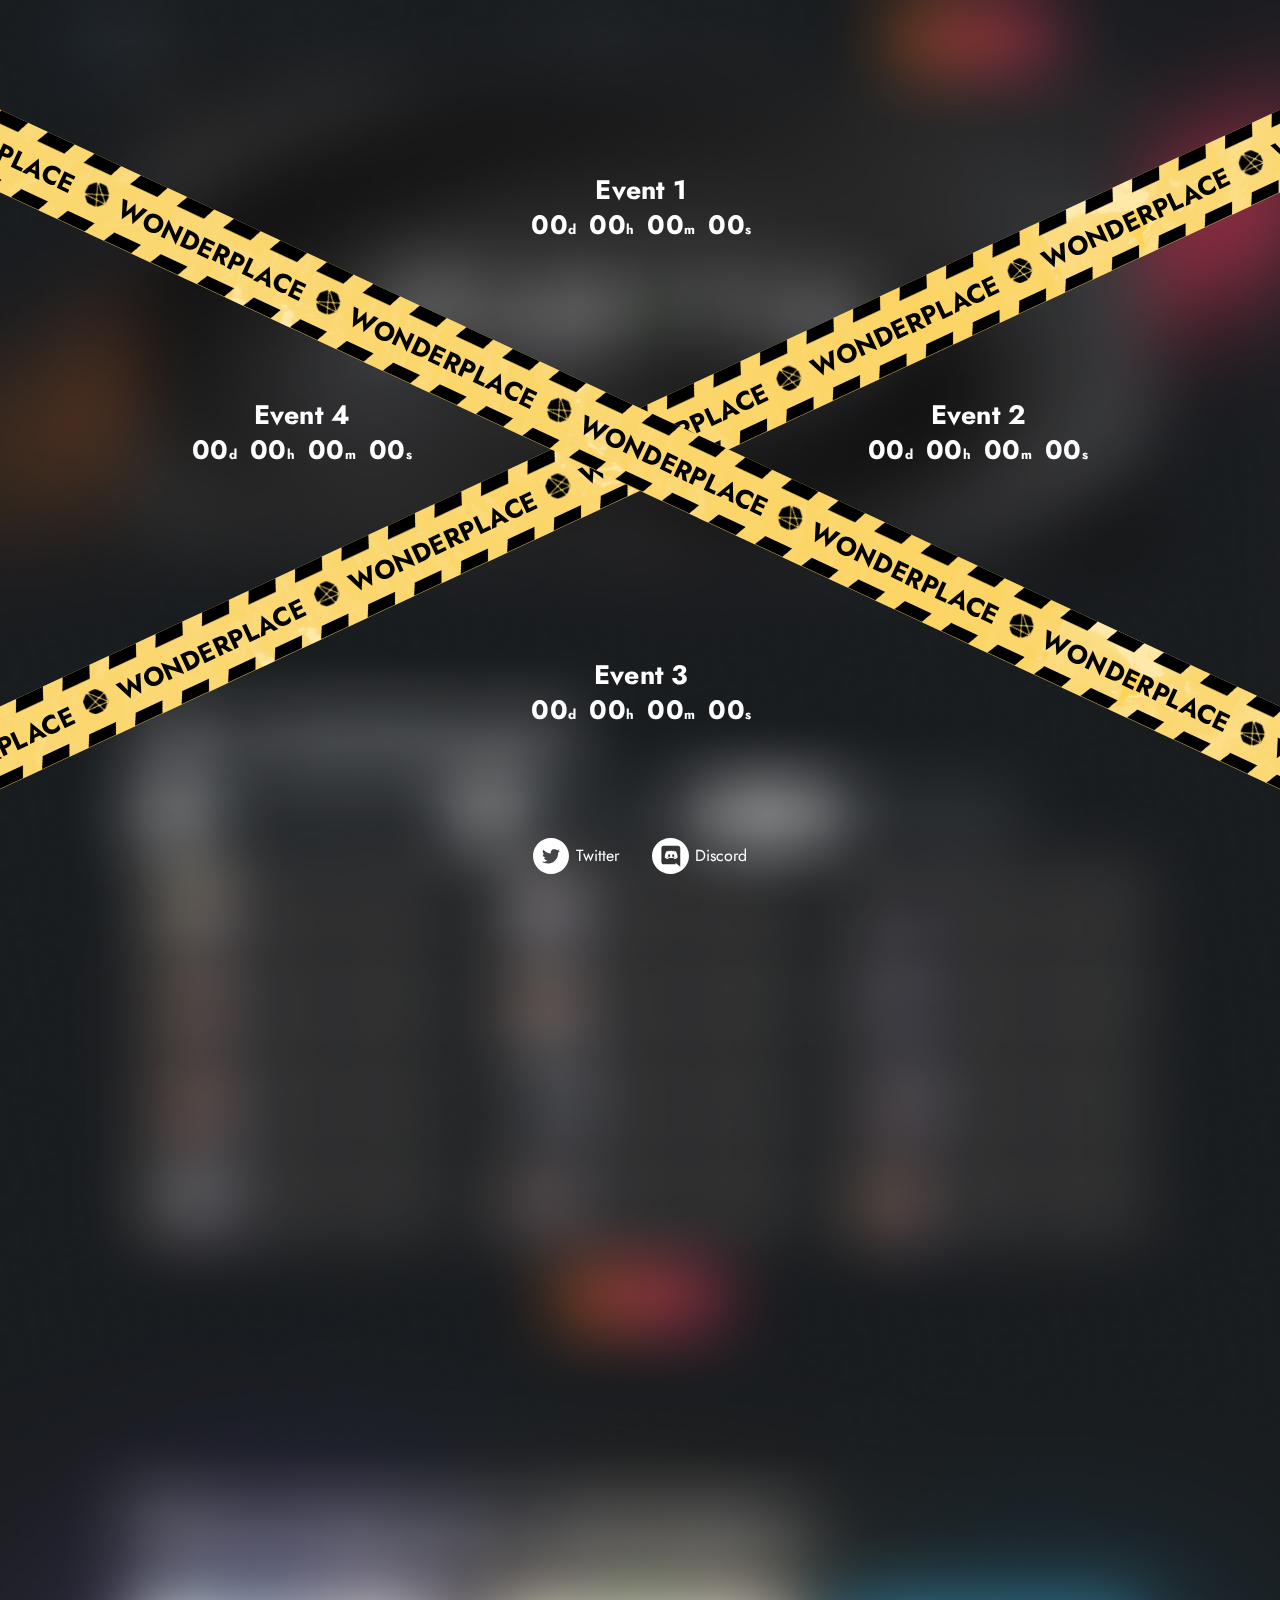
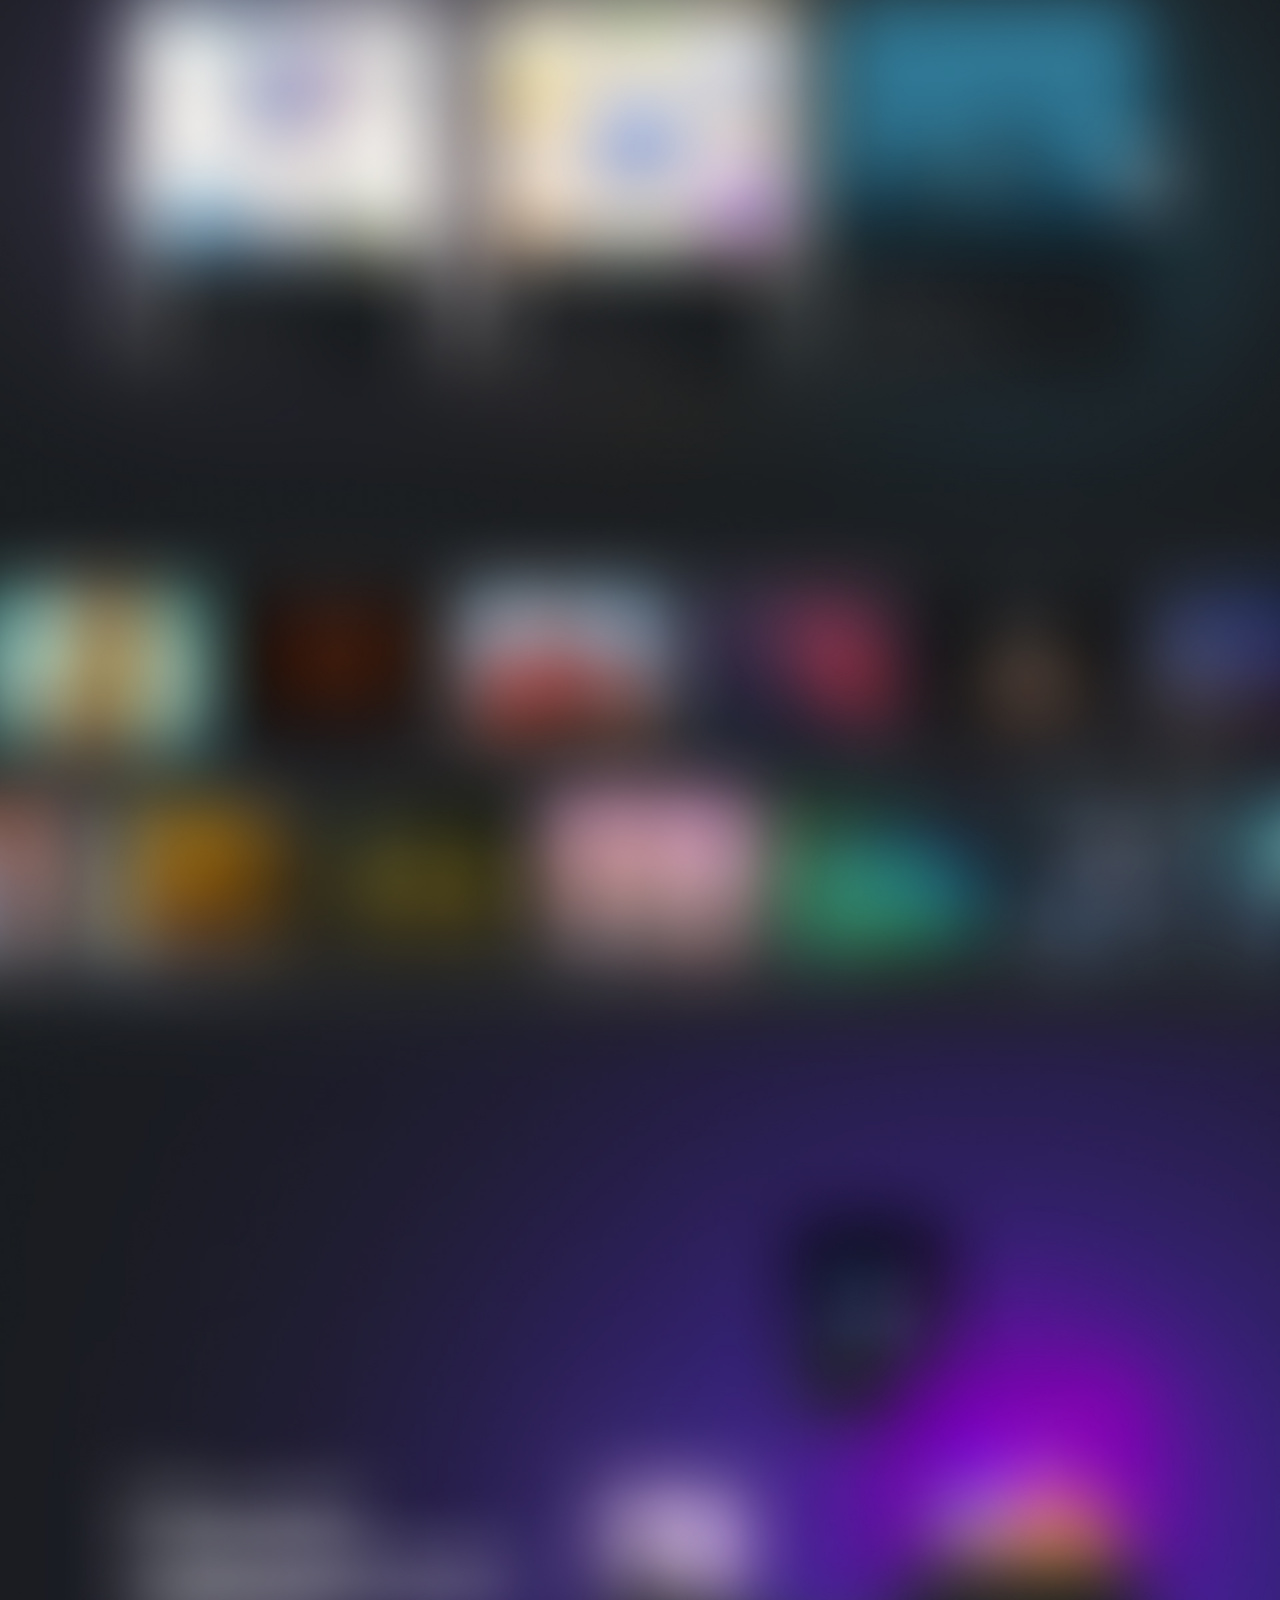
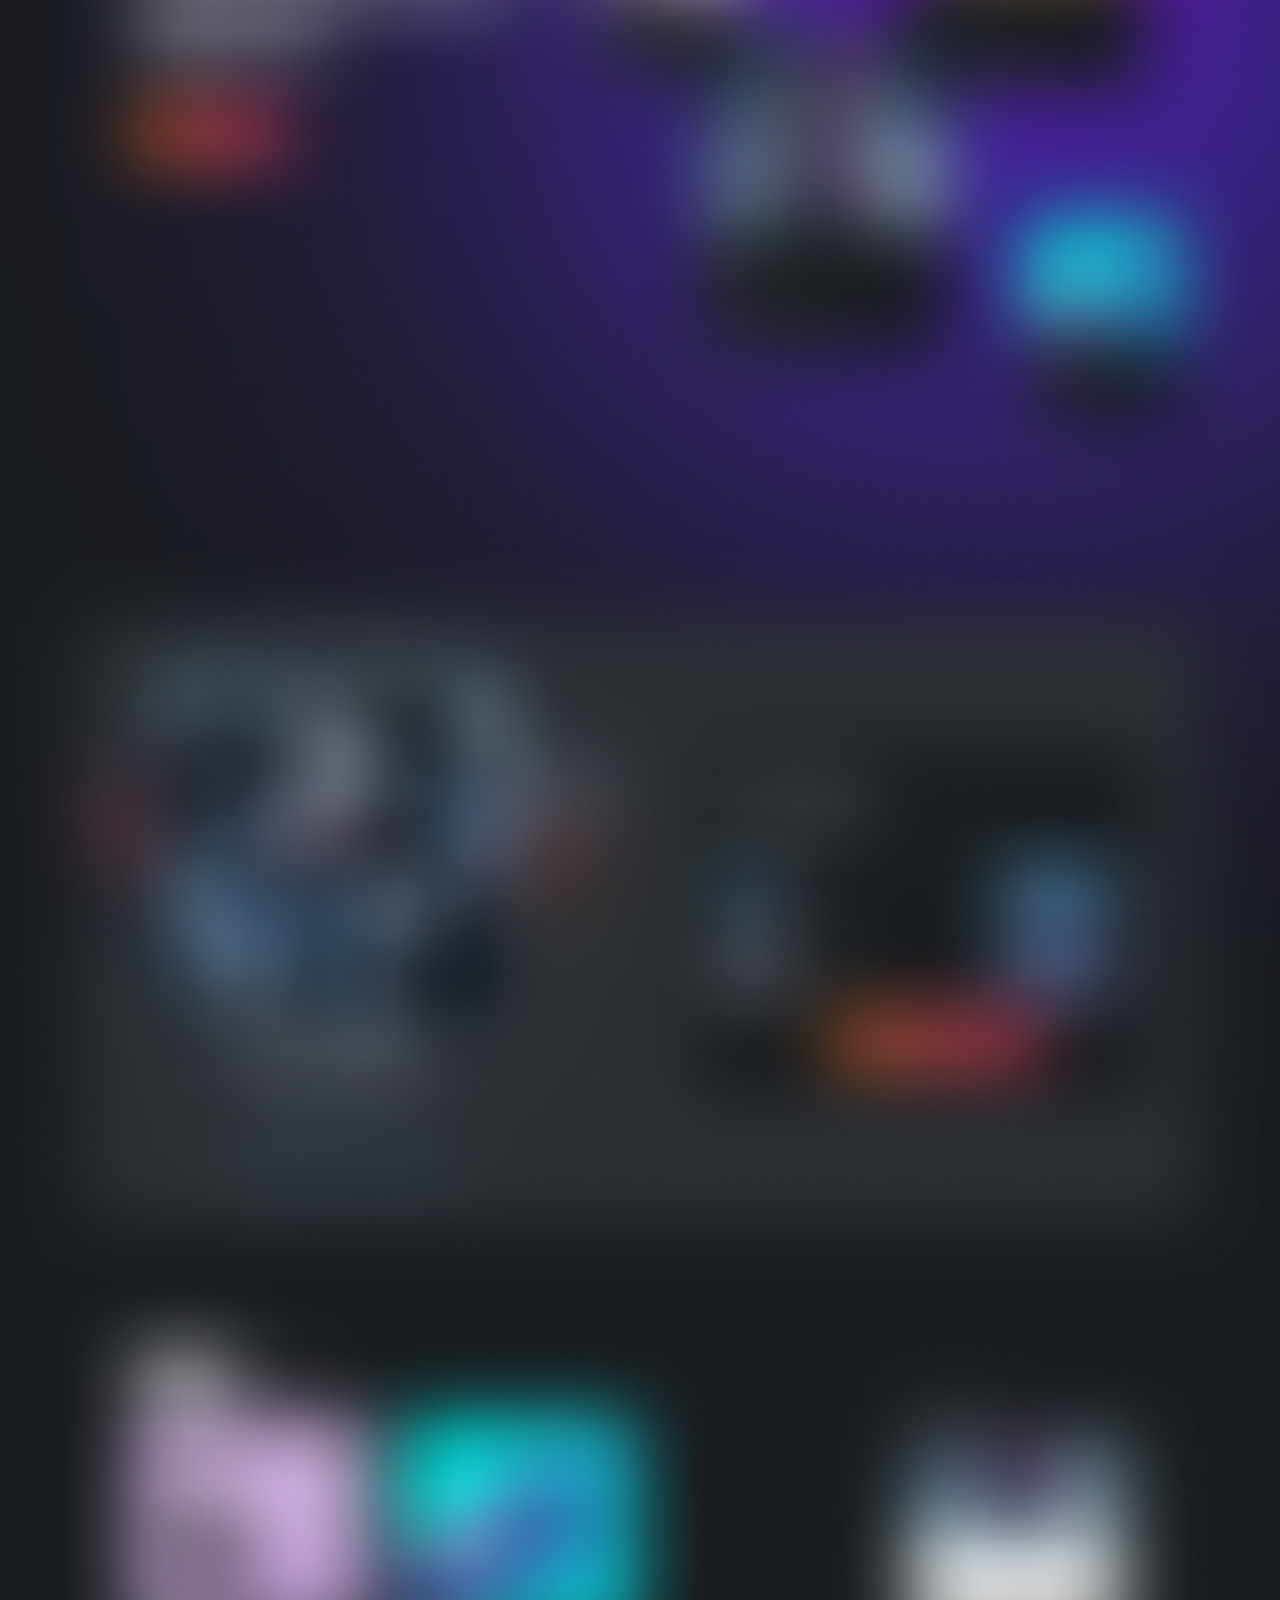
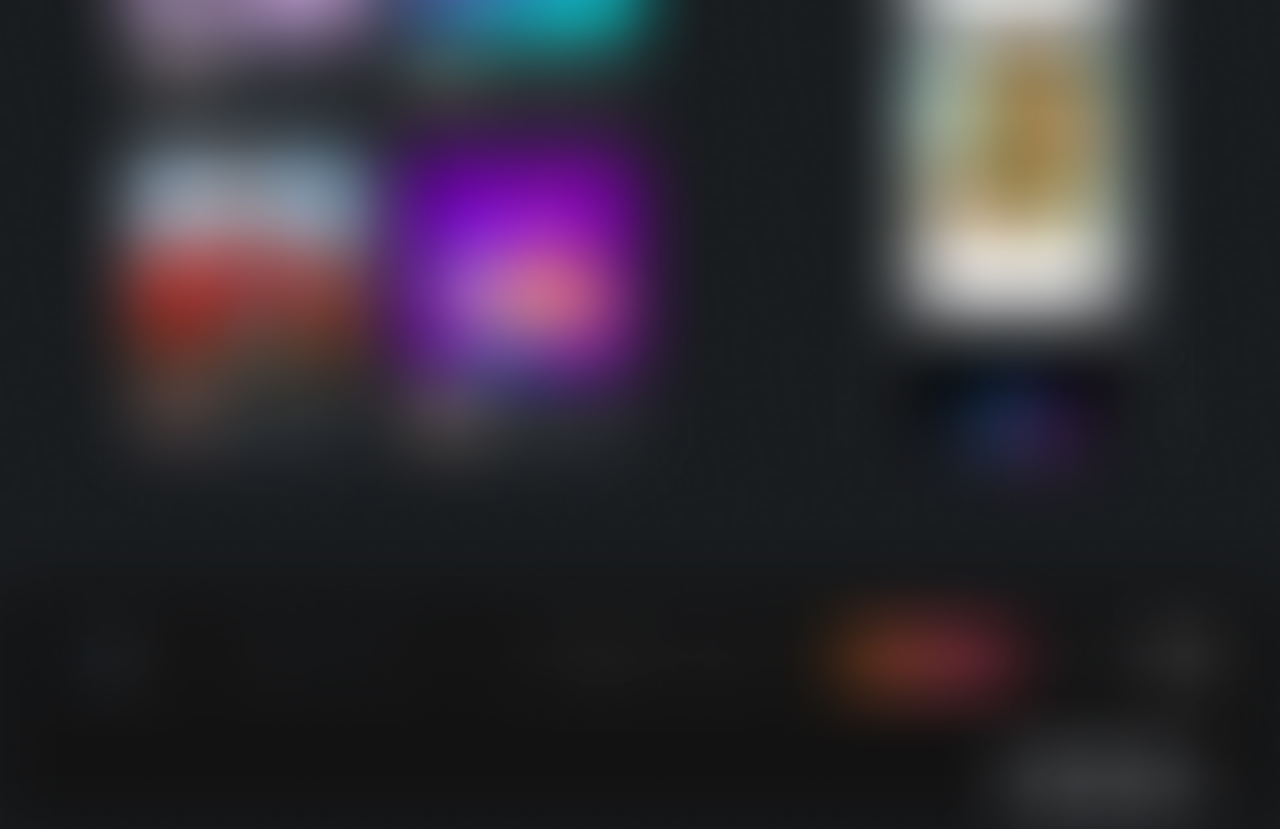
<file: ticker.html>
<!DOCTYPE html>
<html lang="en">
<head>
    <meta charset="UTF-8">
    <meta name="viewport" content="width=device-width, initial-scale=1" />
    <title>WonderPlace — multi-chain NFT marketplace</title>
    <link rel="stylesheet" href="css/style.css">
    <link rel="stylesheet" href="css/swiper.css">
    <link rel="icon" type="image/x-icon" href="img/favicon.ico">
</head>
<body class="with--ticker">
<aside class="ticker">
    <div class="ticker__item">
        <p class="ticker__item-big">WONDERPLACE <img src="img/tick-logo.svg"/> WONDERPLACE <img src="img/tick-logo.svg"/> WONDERPLACE <img src="img/tick-logo.svg"/> WONDERPLACE <img src="img/tick-logo.svg"/> WONDERPLACE <img src="img/tick-logo.svg"/> WONDERPLACE <img src="img/tick-logo.svg"/> WONDERPLACE <img src="img/tick-logo.svg"/> WONDERPLACE <img src="img/tick-logo.svg"/> WONDERPLACE <img src="img/tick-logo.svg"/> WONDERPLACE <img src="img/tick-logo.svg"/> WONDERPLACE <img src="img/tick-logo.svg"/> WONDERPLACE <img src="img/tick-logo.svg"/> WONDERPLACE <img src="img/tick-logo.svg"/> WONDERPLACE <img src="img/tick-logo.svg"/> WONDERPLACE <img src="img/tick-logo.svg"/> WONDERPLACE <img src="img/tick-logo.svg"/> WONDERPLACE <img src="img/tick-logo.svg"/> WONDERPLACE <img src="img/tick-logo.svg"/> WONDERPLACE <img src="img/tick-logo.svg"/> WONDERPLACE <img src="img/tick-logo.svg"/> WONDERPLACE <img src="img/tick-logo.svg"/> WONDERPLACE <img src="img/tick-logo.svg"/> WONDERPLACE <img src="img/tick-logo.svg"/> WONDERPLACE <img src="img/tick-logo.svg"/> WONDERPLACE <img src="img/tick-logo.svg"/> WONDERPLACE <img src="img/tick-logo.svg"/> WONDERPLACE <img src="img/tick-logo.svg"/> WONDERPLACE <img src="img/tick-logo.svg"/> WONDERPLACE <img src="img/tick-logo.svg"/> WONDERPLACE <img src="img/tick-logo.svg"/> WONDERPLACE <img src="img/tick-logo.svg"/> WONDERPLACE <img src="img/tick-logo.svg"/> WONDERPLACE <img src="img/tick-logo.svg"/> WONDERPLACE <img src="img/tick-logo.svg"/> WONDERPLACE <img src="img/tick-logo.svg"/> WONDERPLACE <img src="img/tick-logo.svg"/> WONDERPLACE <img src="img/tick-logo.svg"/> WONDERPLACE <img src="img/tick-logo.svg"/> WONDERPLACE <img src="img/tick-logo.svg"/> WONDERPLACE <img src="img/tick-logo.svg"/> WONDERPLACE <img src="img/tick-logo.svg"/> WONDERPLACE <img src="img/tick-logo.svg"/></p>
    </div>
    <div class="ticker__item">
        <p class="ticker__item-big">WONDERPLACE <img src="img/tick-logo.svg"/> WONDERPLACE <img src="img/tick-logo.svg"/> WONDERPLACE <img src="img/tick-logo.svg"/> WONDERPLACE <img src="img/tick-logo.svg"/> WONDERPLACE <img src="img/tick-logo.svg"/> WONDERPLACE <img src="img/tick-logo.svg"/> WONDERPLACE <img src="img/tick-logo.svg"/> WONDERPLACE <img src="img/tick-logo.svg"/> WONDERPLACE <img src="img/tick-logo.svg"/> WONDERPLACE <img src="img/tick-logo.svg"/> WONDERPLACE <img src="img/tick-logo.svg"/> WONDERPLACE <img src="img/tick-logo.svg"/> WONDERPLACE <img src="img/tick-logo.svg"/> WONDERPLACE <img src="img/tick-logo.svg"/> WONDERPLACE <img src="img/tick-logo.svg"/> WONDERPLACE <img src="img/tick-logo.svg"/> WONDERPLACE <img src="img/tick-logo.svg"/> WONDERPLACE <img src="img/tick-logo.svg"/> WONDERPLACE <img src="img/tick-logo.svg"/> WONDERPLACE <img src="img/tick-logo.svg"/> WONDERPLACE <img src="img/tick-logo.svg"/> WONDERPLACE <img src="img/tick-logo.svg"/> WONDERPLACE <img src="img/tick-logo.svg"/> WONDERPLACE <img src="img/tick-logo.svg"/> WONDERPLACE <img src="img/tick-logo.svg"/> WONDERPLACE <img src="img/tick-logo.svg"/> WONDERPLACE <img src="img/tick-logo.svg"/> WONDERPLACE <img src="img/tick-logo.svg"/> WONDERPLACE <img src="img/tick-logo.svg"/> WONDERPLACE <img src="img/tick-logo.svg"/> WONDERPLACE <img src="img/tick-logo.svg"/> WONDERPLACE <img src="img/tick-logo.svg"/> WONDERPLACE <img src="img/tick-logo.svg"/> WONDERPLACE <img src="img/tick-logo.svg"/> WONDERPLACE <img src="img/tick-logo.svg"/> WONDERPLACE <img src="img/tick-logo.svg"/> WONDERPLACE <img src="img/tick-logo.svg"/> WONDERPLACE <img src="img/tick-logo.svg"/> WONDERPLACE <img src="img/tick-logo.svg"/> WONDERPLACE <img src="img/tick-logo.svg"/> WONDERPLACE <img src="img/tick-logo.svg"/> WONDERPLACE <img src="img/tick-logo.svg"/></p>
    </div>
    <div class="event first">
        <p class="event__name">Event 1</p>
        <div class="event__timer">
            <div>
                <p class="event__timer-item day"></p>
                <span>d</span>
            </div>
            <div>
                <p class="event__timer-item hour"></p>
                <span>h</span>
            </div>
            <div>
                <p class="event__timer-item minute"></p>
                <span>m</span>
            </div>
            <div>
                <p class="event__timer-item sec"></p>
                <span>s</span>
            </div>
        </div>
        <div class="event__back"></div>
    </div>
    <div class="event second">
        <p class="event__name">Event 2</p>
        <div class="event__timer">
            <div>
                <p class="event__timer-item day"></p>
                <span>d</span>
            </div>
            <div>
                <p class="event__timer-item hour"></p>
                <span>h</span>
            </div>
            <div>
                <p class="event__timer-item minute"></p>
                <span>m</span>
            </div>
            <div>
                <p class="event__timer-item sec"></p>
                <span>s</span>
            </div>
        </div>
        <div class="event__back"></div>
    </div>
    <div class="event third">
        <p class="event__name">Event 3</p>
        <div class="event__timer">
            <div>
                <p class="event__timer-item day"></p>
                <span>d</span>
            </div>
            <div>
                <p class="event__timer-item hour"></p>
                <span>h</span>
            </div>
            <div>
                <p class="event__timer-item minute"></p>
                <span>m</span>
            </div>
            <div>
                <p class="event__timer-item sec"></p>
                <span>s</span>
            </div>
        </div>
        <div class="event__back"></div>
    </div>
    <div class="event fourth">
        <p class="event__name">Event 4</p>
        <div class="event__timer">
            <div>
                <p class="event__timer-item day"></p>
                <span>d</span>
            </div>
            <div>
                <p class="event__timer-item hour"></p>
                <span>h</span>
            </div>
            <div>
                <p class="event__timer-item minute"></p>
                <span>m</span>
            </div>
            <div>
                <p class="event__timer-item sec"></p>
                <span>s</span>
            </div>
        </div>
        <div class="event__back"></div>
    </div>
    <div class="soc__buttons">
        <a href="https://twitter.com/wonderplacenft" class="soc__buttons-item" target="_blank">
            <img src="img/t_t.svg" alt="" class="soc__buttons-item--image">
            Twitter
        </a>
        <a href="https://discord.gg/wonderplace" class="soc__buttons-item" target="_blank">
            <img src="img/t_d.svg" alt="" class="soc__buttons-item--image">
            Discord
        </a>
    </div>
</aside>
<script src="js/ticker.js"></script>
</body>
</html>
</file>
<file: css/style.css>
@import url('https://fonts.googleapis.com/css2?family=Jost:wght@100;200;300;400;500;600;700;800;900&display=swap');

*{
    padding: 0;
    margin: 0;
    font-family: 'Jost', sans-serif;
    border: none;
    outline: none;
    background: none;
    text-decoration: none;
}
*::selection{
    background: #7777BD;
}
body{
    background: #191C1F;
    counter-reset: col;
    overflow-x: hidden;
}
a, button{
    transition: 0.2s;
}
a:hover, button:hover{
    cursor: pointer;
}
.header--wrap, .footer--wrap, section:not(.slider), .slider--wrap{
    max-width: 1680px;
}

/* Titles */

h1, h2{
    font-size: 90px;
    font-weight: 700;
    line-height: 130px;
    color: white;
}

/* Buttons */

.button--gradient{
    background: linear-gradient(90deg, #D67412 0%, rgba(227, 60, 65, 0.914245) 47.64%, rgba(241, 59, 106, 0.82) 100%);
    box-shadow: 3px 4px 15px rgba(0, 0, 0, 0.15);
    border-radius: 15px;
    color: white;
    font-size: 18px;
    line-height: 26px;
}
.button--gradient:hover{
    background: linear-gradient(270deg, #D67412 0%, rgba(227, 60, 65, 0.914245) 47.64%, rgba(241, 59, 106, 0.82) 100%);
}
.button--gradient.inactive{
    background: #525252;
    box-shadow: 3px 4px 15px rgba(0, 0, 0, 0.15);
}
.button--gradient.inactive:hover{
    background: #525252;
}

/* Main Media */

@media (max-width: 999px) {
    html{
        overflow-x: hidden;
    }
    h1, h2{
        font-size: 36px;
        line-height: 39px;
    }
    .button--gradient{
        font-size: 16px;
        line-height: 23px;
    }
}
@media (max-width: 1720px) {
    .header--wrap, .footer--wrap, section:not(.slider), .slider--wrap{
        max-width: calc(100% - 40px);
    }
    .collections__tabs{
        flex-wrap: wrap;
        gap: 30px;
    }
    .collections__grid{
        gap: 20px;
    }
    .collections__grid-item{
        width: unset;
    }
    .project{
        flex-wrap: wrap;
    }
    .project__main, .project__back{
        width: 100%;
        left: unset;
        right: -20px;
    }
    .face{
        flex-wrap: wrap;
        align-items: center;
        gap: 20px;
        background-image: none;
    }
    .face__space, .face__reg{
        margin: 0 auto;
    }
    .header__nav{
        gap: 10px;
    }
    .pop__next{
        right: 20%;
        bottom: -80px;
        top: unset;
    }
    .pop__prev{
        left: 20%;
        bottom: -80px;
        top: unset;
    }
    .popular__slider-item--image{
        width: 100%;
    }
    .project__text{
        max-width: unset;
    }
}
@media (max-width: 1140px) {
    .header__search{
        max-width: 160px;
    }
    .footer--wrap{
        gap: 40px;
    }
    .header--wrap{
        flex-wrap: wrap;
    }
    .check__title{
        font-size: 20px;
    }
    .popular__slider-item--check{
        padding: 20px;
    }
    .check__button{
        padding: 15px 30px;
    }
}

/* Header */

.header{
    position: fixed;
    width: 100%;
    z-index: 3;
    transition: 0.2s;
}
.header.active{
    backdrop-filter: blur(54px);
    -webkit-backdrop-filter: blur(54px);
    border-bottom: 1px solid white;
}
.header.active .header--wrap{
    margin: 10px auto;
}
.header--wrap{
    display: flex;
    align-items: center;
    justify-content: space-between;
    gap: 10px;
    margin: 40px auto;
    transition: 0.2s;
}
.header__logo-icon{
    width: 157px;
}
.header__search{
    background: #191C1F;
    border: 1px solid #3A3F45;
    box-shadow: 3px 4px 20px rgba(0, 0, 0, 0.1);
    border-radius: 15px;
    max-width: 235px;
    width: 100%;
    box-sizing: border-box;
    font-size: 18px;
    line-height: 26px;
    color: white;
    padding: 10px 20px 10px 45px;
    background: url("../img/search.svg") no-repeat 13.5px;
}
.header__nav{
    display: flex;
    align-items: center;
    gap: 50px;
}
.header__nav-item{
    font-size: 18px;
    line-height: 26px;
    color: white;
    position: relative;
}
.header__nav-item:after{
    content: '';
    position: absolute;
    background: linear-gradient(90deg, #D67412 0%, rgba(227, 60, 65, 0.914245) 47.64%, rgba(241, 59, 106, 0.82) 100%);
    height: 1px;
    left: 50%;
    right: 50%;
    bottom: -2px;
    transition: 0.2s;
}
.header__nav-item:hover:after{
    left: 0;
    right: 0;
}
.header__button{
    padding: 10px 20px;
}
.header__language{
    display: flex;
    align-items: center;
    gap: 15px;
    background: #1A1D20;
    border: 1px solid #3A3F45;
    box-shadow: 3px 4px 20px rgba(0, 0, 0, 0.1);
    border-radius: 15px;
    padding: 9px 15px;
}
.header__language-text{
    font-size: 16px;
    line-height: 23px;
    color: white;
}
.header__theme{
    display: flex;
    align-items: center;
    gap: 0;
    background: #1A1D20;
    border: 1px solid #3A3F45;
    box-shadow: 3px 4px 20px rgba(0, 0, 0, 0.1);
    border-radius: 31px;
}
.header__theme-item{
    display: flex;
    align-items: center;
    justify-content: center;
    width: 39px;
    height: 39px;
    border-radius: 31px;
}
.header__theme-item.active{
    background: white;
}

@media (max-width: 999px){
    .header__search, .header__language, .header__theme, .header__nav{
        display: none;
    }
    .header--wrap{
        width: 100%;
        margin: 30px auto;
        box-sizing: border-box;
    }
    .header__logo-icon{
        width: 88px;
    }
}

/* Main Slider */

.slider{
    background: url("../img/slider_back.svg") no-repeat center/100%;
    padding-top: 162px;
    position: relative;
}

.slider--wrap{
    margin: 0 auto;
    position: relative;
}
.slider__item{
    width: 100%;
    border-radius: 20px;
    object-fit: cover;
}
.slider__dots{
    position: absolute;
    bottom: 0;
    margin-bottom: 20px;
    display: flex;
    align-items: center;
    justify-content: center;
    gap: 10px;
    z-index: 2;
}
.slider__dots > .swiper-pagination-bullet{
    width: 10px;
    height: 10px;
    background: white;
    opacity: 1;
    position: relative;
    margin: 0;
}
.slider__dots > .swiper-pagination-bullet-active:before{
    content: '';
    position: absolute;
    background: none;
    width: 20px;
    height: 20px;
    border: 1px solid white;
    border-radius: 50%;
    top: -60%;
    left: -55%;
}

@media (max-width: 999px){
    .slider{
        padding-top: 84px;
    }
}

/* Main Collections */

.collections{
    margin: 200px auto;
    display: flex;
    flex-direction: column;
    gap: 50px;
}
.collections__tabs{
    display: flex;
    align-items: center;
    justify-content: space-between;
    gap: 10px;
}
.collections__tabs-item{
    display: flex;
    align-items: center;
    background: #2B2F34;
    box-shadow: 3px 4px 20px rgba(0, 0, 0, 0.1);
    border-radius: 15px;
}
.collections__tabs-item--switch{
    font-size: 24px;
    line-height: 35px;
    color: white;
    border-radius: 16px;
    padding: 12px 22px;
}
.collections__tabs-item--switch:hover{
    background: white;
    color: #05054C;
}
.collections__tabs-item--switch.active{
    background: white;
    color: #05054C;
}
.collections__grid{
    display: flex;
    flex-direction: column;
    gap: 60px;
    flex-wrap: wrap;
    margin-top: 20px;
    max-height: 700px;
}
.collections__grid-item{
    display: flex;
    align-items: stretch;
    gap: 10px;
    max-width: 520px;
    width: 33%;
    background: #333333;
    box-shadow: 3px 4px 15px rgba(0, 0, 0, 0.15);
    border-radius: 20px;
    box-sizing: border-box;
    padding: 18px 20px;
    position: relative;
}
.collections__grid-item:before{
    content: counter(col);
    counter-increment: col;
    font-size: 16px;
    line-height: 23px;
    color: rgba(141, 141, 141, 1);
    position: absolute;
    left: -4%;
    top: 40%;
}
.collections__grid-item--image{
    width: 83px;
    height: 83px;
    object-fit: cover;
    border-radius: 15px;
}
.collections__grid-item--chars{
    display: flex;
    align-items: stretch;
    justify-content: space-between;
    width: 100%;
}
.collections__chars-item{
    display: flex;
    flex-direction: column;
    justify-content: space-between;
}
.collections__chars-item--name{
    font-size: 24px;
    line-height: 35px;
    color: white;
}
.collections__chars-item--balance{
    font-size: 16px;
    line-height: 23px;
    color: rgba(141, 141, 141, 1);
    text-align: right;
}
.balance__up{
    color: rgba(105, 160, 66, 1);
}
.balance__down{
    color: rgba(214, 45, 48, 1);
}
.collections__button{
    padding: 15px 50px;
    align-self: center;
}

@media (max-width: 999px) {
    .collections{
        margin: 50px auto;
        gap: 20px;
    }
    .collections__tabs{
        flex-wrap: wrap;
        gap: 20px;
    }
    .collections__tabs > .collections__tabs-item:last-child{
        display: none;
    }
    .collections__tabs-item--switch{
        font-size: 14px;
        line-height: 20px;
        padding: 10px 12px;
    }
    .collections__grid{
        flex-direction: row;
        max-height: unset;
        gap: 20px;
        justify-content: center;
    }
    .collections__grid > .collections__grid-item:not(:first-child, :nth-child(2), :nth-child(3), :nth-child(4)){
        display: none;
    }
    .collections__grid-item{
        width: 100%;
        padding: 10px 12px;
    }
    .collections__grid-item--image{
        width: 49px;
        height: 49px;
    }
    .collections__chars-item--name{
        font-size: 14px;
        line-height: 20px;
    }
    .collections__chars-item--balance{
        font-size: 10px;
        line-height: 14px;
    }
}

/* Main Popular + Popular Slider */

.popular{
    display: flex;
    flex-direction: column;
    gap: 50px;
    margin: 0 auto;
}
.popular__slider{
    display: flex;
    align-items: stretch;
    gap: 60px;
    position: relative;
}
.popular__slider-item{
    max-width: 520px;
    width: 100%;
    position: relative;
    border-radius: 20px;
}
.popular__slider-item--check{
    display: flex;
    align-items: center;
    justify-content: space-between;
    gap: 10px;
    box-sizing: border-box;
    width: 100%;
    position: absolute;
    padding: 47px 30px 37px;
    background: rgba(28, 28, 28, 0.053);
    backdrop-filter: blur(10.9197px);
    bottom: 0;
    border-radius: 0 0 20px 20px;
}
.check__title{
    font-size: 36px;
    line-height: 52px;
    color: #05054C;
}
.check__title.black{
    color: #F2F2F2;
}
.check__button{
    padding: 15px 50px;
}
.popular__slider-pag{
    position: absolute;
    bottom: -50px !important;
    z-index: 2;
    display: flex;
    align-items: center;
    justify-content: center;
}
.popular__slider-pag > .swiper-pagination-bullet{
    margin: 0 !important;
    width: 72px;
    height: 5px;
    background: rgba(43, 47, 52, 1);
    opacity: 1;
    transition: 0.2s;
}
.popular__slider-pag > .swiper-pagination-bullet:not(.swiper-pagination-bullet-active){
    border-radius: 0 !important;
}
.popular__slider-pag > .swiper-pagination-bullet:first-child{
    border-radius: 42px 0 0 42px !important;
}
.popular__slider-pag > .swiper-pagination-bullet:last-child{
    border-radius: 0 42px 42px 0 !important;
}
.popular__slider-pag > .swiper-pagination-bullet-active{
    background: rgba(79, 38, 199, 1);
    border-radius: 42px !important;
}
.popular__slider-nav{
    padding: 20px 25px;
    background: #F2F2F2;
    border: 2px solid #FFFFFF;
    box-shadow: 3px 4px 15px rgba(0, 0, 0, 0.15);
    border-radius: 15px;
    transition: 0.2s;
    position: absolute;
    top: 45%;
    z-index: 2;
}
.popular__slider-nav:hover{
    cursor: pointer;
    border-color: rgba(79, 38, 199, 1);
}
.pop__next{
    transform: rotate(180deg);
    right: -29px;
}
.pop__prev{
    left: -29px;
}

@media (max-width: 999px){
    .popular__slider-nav{
        display: none;
    }
    .like__slider > .swiper-wrapper{
        overflow-x: scroll;
        gap: 30px;
    }
    .popular__slider-item{
        max-width: 259px;
    }
    .popular__slider-item--image{
        width: 100%;
    }
    .popular__slider-item--check{
        padding: 20px 20px 16px;
        border-radius: 0 0 14px 14px;
    }
    .check__title{
        font-size: 18px;
        line-height: 26px;
    }
    .check__button{
        padding: 8px 25px;
    }
}

/* Main Carousel */

.carousel{
    margin: 200px auto;
    background: #222528;
    display: flex;
    flex-direction: column;
    gap: 40px;
    padding: 65px 0;
}
.carousel-top, .carousel-bottom{
    max-width: 100%;
}
.carousel-top .swiper-wrapper, .carousel-bottom .swiper-wrapper{
    transition-timing-function: linear
}
.carousel__item{
    position: relative;
    max-width: 300px;
    height: 268px;
}
.carousel__item-image{
    width: 300px;
    height: 268px;
    object-fit: cover;
    border-radius: 20px;
}
.carousel__item-text{
    display: flex;
    align-items: center;
    justify-content: space-between;
    gap: 10px;
    width: 100%;
    position: absolute;
    bottom: 23px;
    box-sizing: border-box;
    padding: 0 20px;
}
.carousel__item-text--name, .carousel__item-text--value{
    font-size: 24px;
    line-height: 35px;
    color: #F2F2F2;
}

@media (max-width: 999px) {
    .carousel{
        margin: 80px auto;
        padding: 28px 0;
        gap: 20px;
    }
    .carousel__item-image{
        width: 167px;
        height: 146px;
    }
    .carousel__item.swiper-slide{
        width: unset;
    }
    .carousel__item-text{
        padding: 0 10px;
        bottom: 10px;
    }
    .carousel__item-text--name{
        font-size: 12px;
        line-height: 17px;
    }
    .carousel__item-text--value{
        font-size: 12px;
        line-height: 17px;
    }
}

/* Main Project */

.project{
    margin: 0 auto;
    display: flex;
    align-items: center;
    justify-content: space-between;
}
.project__text{
    display: flex;
    flex-direction: column;
    gap: 74px;
    align-items: flex-start;
    max-width: 592px;
}
.project__text-title{
    line-height: 85px;
}
.project__text-button{
    padding: 15px 50px;
}
.project__back{
    position: absolute;
    right: 0;
    z-index: -1;
    width: 100%;
}

@media (max-width: 999px) {
    .project{
        flex-wrap: wrap;
    }
    .project__main{
        width: 100%;
    }
    .project__text-title{
        line-height: 34px;
    }
    .project__text{
        gap: 40px;
    }
    .project__back{
        display: none;
    }
}

/* Main Face_Space */

.face{
    margin: 200px auto;
    display: flex;
    align-items: center;
    justify-content: space-between;
    gap: 10px;
    background: #2B2F34 url("../img/face_back.png") no-repeat -20px;
    box-shadow: 3px 4px 20px rgba(0, 0, 0, 0.1);
    border-radius: 20px;
    box-sizing: border-box;
    padding: 84px 133px 43px 140px;
}
.face__space{
    display: flex;
    flex-direction: column;
    align-items: center;
    gap: 10px;
}
.face__space-image{
    max-width: 475px;
    width: 100%;
    object-fit: cover;
    border-radius: 20px;
    border: 1px solid #ECFCFD;
    padding: 5px;
    margin-bottom: 5px;
}
.face__space-title{
    font-size: 36px;
    font-weight: 700;
    line-height: 52px;
    color: white;
}
.face__space-desc{
    font-size: 16px;
    line-height: 23px;
    text-align: center;
    max-width: 336px;
    color: rgba(141, 141, 141, 1);
}
.face__space-next{
    color: rgba(141, 141, 141, 1);
    position: relative;
}
.face__space-next:after{
    content: '';
    position: absolute;
    height: 1px;
    bottom: 2px;
    background: rgba(141, 141, 141, 1);
    left: 0;
    right: 0;
}
.face__space-links{
    display: flex;
    flex-direction: column;
    gap: 10px;
    margin-top: 27px;
}
.face__space-links--item{
    font-size: 24px;
    line-height: 35px;
    color: rgba(129, 129, 129, 1);
}
.face__space-links--twitter{
    color: rgba(44, 195, 230, 1);
}
.face__space-links--discord{
    color: rgba(114, 137, 218, 1);
}
.face__reg{
    display: flex;
    flex-direction: column;
    gap: 10px;
    background: #191C1F;
    border-radius: 20px;
    padding: 55px 50px;
    max-width: 677px;
    box-sizing: border-box;
    width: 100%;
}
.face__reg-title{
    font-size: 36px;
    font-weight: 700;
    line-height: 52px;
    color: white;
}
.face__reg-desc{
    font-size: 18px;
    line-height: 26px;
    color: rgba(141, 141, 141, 1);
    margin-bottom: 40px;
}
.face__reg-item{
    display: flex;
    align-items: center;
    justify-content: space-between;
}
.twitter__reg{
    border-bottom: 1px solid rgba(58, 63, 69, 1);
    padding-bottom: 26px;
}
.face__reg-item--left{
    display: flex;
    align-items: center;
    gap: 20px;
}
.face__reg-name{
    font-size: 24px;
    font-weight: 700;
    line-height: 35px;
    color: white;
}
.discord__reg{
    margin: 16px 0 36px;
}
.face__reg-item--right{
    display: flex;
    align-items: center;
    justify-content: center;
    gap: 10px;
    width: 171px;
    height: 52px;
    border-radius: 200px;
    font-size: 18px;
    line-height: 26px;
    color: white;
}
.twitter__button{
    background: #55ACEE;
}
.discord__button{
    background: #7289DA;
}
.face__reg-button{
    padding: 15px 50px;
    align-self: center;
}

@media (max-width: 999px) {
    .face{
        margin: 80px auto;
        padding: 30px 0;
        flex-wrap: wrap;
        gap: 40px;
        background-image: url("../img/mobile_face_back.png");
        background-position: top center;
    }
    .face__space-image{
        width: 62%;
        max-width: 300px;
    }
    .face__space{
        gap: 5px;
        max-width: 75%;
        margin: 0 auto;
    }
    .face__space-title{
        font-size: 24px;
        font-weight: 700;
        line-height: 35px;
    }
    .face__space-desc{
        font-size: 12px;
        line-height: 17px;
    }
    .face__space-links{
        margin-top: 0;
        gap: 5px;
    }
    .face__space-links--item{
        font-size: 8px;
        line-height: 12px;
    }
    .face__reg{
        background: none;
        padding: 0;
        align-items: center;
        max-width: 75%;
        margin: 0 auto;
    }
    .face__reg-desc{
        font-size: 16px;
        line-height: 23px;
        text-align: center;
        margin-bottom: 30px;
    }
    .face__reg-item--left{
        display: none;
    }
    .twitter__reg{
        padding-bottom: 0;
        border: none;
    }
}

/* Main Sub */

.sub{
    max-width: 1680px;
    margin: 0 auto;
    display: flex;
    flex-direction: column;
    align-items: flex-start;
    gap: 35px;
}
.sub__field{
    display: flex;
    align-items: flex-start;
    justify-content: space-between;
    width: 100%;
}
.sub__field-cards{
    display: flex;
    justify-content: space-between;
    gap: 50px;
    max-width: 752px;
    width: 100%;
    flex-wrap: wrap;
}
.sub__field-cards--item{
    position: relative;
    border-radius: 20px;
}
.card{
    display: flex;
    align-items: stretch;
    gap: 20px;
    position: absolute;
    background: #2B2F34;
    border-radius: 15px;
    bottom: 0;
    box-sizing: border-box;
    padding: 25px 20px;
    width: 100%;
}
.card__name{
    display: flex;
    flex-direction: column;
    justify-content: space-between;
}
.card__name-title{
    font-size: 24px;
    line-height: 35px;
    color: white;
}
.card__name-time, .card__watch{
    font-size: 18px;
    line-height: 26px;
    color: rgba(141, 141, 141, 1);
}
.card__watch{
    align-self: flex-end;
    margin-left: auto;
}
.sub__field-auctions{
    display: flex;
    flex-direction: column;
    gap: 20px;
    max-width: 370px;
    max-height: 918px;
    height: 918px;
    width: 100%;
}
.auctions__text{
    display: flex;
    align-items: center;
    justify-content: space-between;
}
.auctions__text-name{
    font-size: 24px;
    line-height: 35px;
    color: white;
    position: relative;
    padding-left: 13px;
}
.auctions__text-name:before{
    content: '';
    position: absolute;
    width: 8px;
    height: 8px;
    border-radius: 100px;
    background: #D62D30;
    left: 0;
    top: 14px;
}
.auctions__text-value{
    font-size: 18px;
    line-height: 26px;
    color: #8D8D8D;
}
.auctions__slider{
    background: #2B2F34;
    border-radius: 15px;
    box-sizing: border-box;
    padding: 0 27px;
    max-height: 918px;
}
.auctions__slider-wrap{
    max-height: 918px;
}
.auctions__item{
    position: relative;
    max-height: 385px;
}
.auctions__item-image{
    width: 100%;
}
.auctions__item-text{
    display: flex;
    align-items: stretch;
    justify-content: space-between;
    position: absolute;
    bottom: -10px;
    background: #FFFFFF;
    box-shadow: 3px 4px 20px rgba(0, 0, 0, 0.1);
    border-radius: 15px;
    box-sizing: border-box;
    padding: 15px 20px;
    width: 100%;
}
.left, .right{
    display: flex;
    flex-direction: column;
    justify-content: space-between;
}
.auctions__slider-wrap .swiper-wrapper{
    transition-timing-function: linear
}

@media (max-width: 999px) {
    .sub__field{
        flex-wrap: wrap;
        gap: 40px;
    }
    .sub__field-cards--item{
        width: 100%;
    }
    .sub__card-image{
        width: 100%;
    }
    .sub__field-cards--item:not(:first-child) {
        display: none;
    }
}

/* Footer */

.footer{
    background: #121212;
    box-sizing: border-box;
    padding: 29px 0 41px;
    margin-top: 200px;
}
.footer--wrap{
    margin: 0 auto;
    display: flex;
    flex-direction: column;
    gap: 80px;
    align-items: stretch;
}
.footer--wrap .header--wrap{
    width: 100%;
}
.footer__contacts{
    display: flex;
    align-items: center;
    gap: 30px;
    background: #2B2F34;
    box-shadow: 3px 4px 20px rgba(0, 0, 0, 0.1);
    border-radius: 15px;
    padding: 13px 20px;
    align-self: flex-end;
}

@media (max-width: 999px) {
    .footer{
        width: 100%;
    }
    .footer--wrap{
        width: 100%;
    }
    .footer__contacts{
        align-self: center;
    }
}

/* Buy Nft Page */

.wrapper.noname{
    padding-top: 163px;
}
.header--right--flex{
    display: flex;
    align-items: center;
    gap: 30px;
}
.header__user{
    display: flex;
    align-items: center;
    gap: 20px;
    background: #1A1D20;
    border: 1px solid #3A3F45;
    box-shadow: 3px 4px 20px rgba(0, 0, 0, 0.1);
    border-radius: 10px;
    padding: 7px 9px;
}
.header__user-item{
    display: flex;
    align-items: center;
    justify-content: center;
    position: relative;
}
.header__user-item:not(:last-child):after{
    content: '';
    height: 24px;
    width: 1px;
    position: absolute;
    background: rgba(43, 47, 52, 1);
    right: -11px;
}
.header--left--flex{
    display: flex;
    align-items: center;
    justify-content: space-between;
    gap: 120px;
}
.product{
    max-width: 1680px;
    margin: 0 auto 200px;
    display: flex;
    align-items: flex-start;
    gap: 60px;
}
.product--left{
    display: flex;
    flex-direction: column;
    align-items: stretch;
    gap: 37px;
}
.product__image{
    width: 591px;
    height: 591px;
    object-fit: cover;
    border-radius: 20px;
}
.product__offers{
    display: flex;
    flex-direction: column;
    gap: 12px;
    background: #1A1D20;
    border: 1px solid #3A3F45;
    box-shadow: 3px 4px 20px rgba(0, 0, 0, 0.1);
    border-radius: 15px;
    box-sizing: border-box;
    padding: 17px 10px 24px 0;
}
.product__offers-title{
    font-size: 24px;
    font-weight: 700;
    line-height: 35px;
    color: white;
    padding-left: 50px;
}
.product__offers-table{
    display: flex;
    flex-direction: column;
    gap: 0;
    max-height: 290px;
    overflow-y: scroll;
    padding-right: 10px;
}
.product__offers-table::-webkit-scrollbar {
    width: 6px;
}
.product__offers-table::-webkit-scrollbar-track {
    background: #1A1D20;
    border: 1px solid #3A3F45;
    box-shadow: 3px 4px 20px rgba(0, 0, 0, 0.1);
    border-radius: 10px;
}
.product__offers-table::-webkit-scrollbar-thumb {
    background: #FFFFFF;
    border: 1px solid #3A3F45;
    box-shadow: 3px 4px 20px rgba(0, 0, 0, 0.1);
    border-radius: 10px;
}
.product__offers-table--item{
    display: flex;
    align-items: center;
    justify-content: space-between;
    box-sizing: border-box;
    padding: 10px 0;
}
.product__offers-table--item:not(:first-child){
    border-top: 1px solid rgba(58, 63, 69, 1);
}
.offers__text{
    width: 100%;
    font-size: 18px;
    line-height: 26px;
    color: rgba(141, 141, 141, 1);
    text-align: center;
}
.offers__text.self{
    font-weight: 700;
    color: white;
}
.product--right{
    display: flex;
    flex-direction: column;
    gap: 20px;
    background: #1A1D20;
    border: 1px solid #3A3F45;
    box-shadow: 3px 4px 20px rgba(0, 0, 0, 0.1);
    border-radius: 15px;
    box-sizing: border-box;
    padding: 28px 33px 64px;
}
.product__title{
    font-size: 36px;
    line-height: 52px;
    border-bottom: 1px solid #3A3F45;
    padding-bottom: 10px;
}
.product__description{
    font-size: 18px;
    line-height: 26px;
    color: rgba(141, 141, 141, 1);
}
.product__description  a{
    color: rgba(141, 141, 141, 1);
    border-bottom: 1px solid rgba(141, 141, 141, 1);
}
.product__owner{
    display: flex;
    flex-direction: column;
    gap: 10px;
    margin-top: 10px;
}
.product__owner-name{
    font-size: 18px;
    line-height: 26px;
    color: rgba(141, 141, 141, 1);
}
.product__owner-user{
    display: flex;
    align-items: center;
    gap: 40px;
}
.owner--left{
    display: flex;
    align-items: center;
    gap: 30px;
    background: #2B2F34;
    box-shadow: 3px 4px 20px rgba(0, 0, 0, 0.1);
    border-radius: 15px;
    padding: 12px 20px;
}
.product__owner-user--image{
    width: 64px;
    height: 64px;
    object-fit: cover;
}
.product__owner-user--nick{
    font-size: 36px;
    font-weight: 700;
    line-height: 52px;
    color: white;
}
.owner--right{
    display: flex;
    align-items: center;
    gap: 20px;
}
.product__price{
    display: flex;
    gap: 100px;
    margin-top: 20px;
}
.product__price-item{
    display: flex;
    flex-direction: column;
    gap: 0;
    position: relative;
}
.product__price-item:not(:last-child):after{
    content: '';
    height: 100%;
    position: absolute;
    width: 1px;
    background: rgba(58, 63, 69, 1);
    right: -51px;
}
.product__price-item--pref{
    font-size: 18px;
    line-height: 26px;
    color: white;
}
.product__price-item--value{
    font-size: 36px;
    font-weight: 700;
    line-height: 52px;
    color: white;
}
.product__price-item--usd{
    font-size: 18px;
    line-height: 26px;
    color: rgba(141, 141, 141, 1);
}
.product__buttons{
    display: flex;
    align-items: stretch;
    gap: 30px;
    margin-top: 30px;
}
.product__buttons-buy{
    width: 100%;
    padding: 15px 0;
}
.details{
    display: flex;
    flex-direction: column;
    gap: 40px;
    margin-top: 40px;
}
.details__item{
    display: flex;
    flex-direction: column;
    gap: 10px;
}
.details__item-visible{
    display: flex;
    align-items: center;
    justify-content: space-between;
    box-sizing: border-box;
    padding: 21px 37px 21px 21px;
    background: #2B2F34;
    box-shadow: 3px 4px 20px rgba(0, 0, 0, 0.1);
    border-radius: 15px;
}
.details__text{
    font-size: 18px;
    line-height: 26px;
    color: white;
}
.details__item-hidden{
    display: flex;
    flex-direction: column;
    gap: 0;
    box-sizing: border-box;
    padding: 0 21px;
    background: #191C1F;
    border: 1px solid #3A3F45;
    box-shadow: 3px 4px 20px rgba(0, 0, 0, 0.1);
    border-radius: 15px;
}
.details__item-hidden--item{
    display: flex;
    align-items: center;
    justify-content: space-between;
    padding: 10px 0;
}
.details__item-hidden--item:not(:last-child){
    border-bottom: 1px solid rgba(58, 63, 69, 1);
}
.details__hidden-left{
    display: flex;
    flex-direction: column;
    gap: 0;
}
.details__text.gray{
    color: rgba(141, 141, 141, 1);
}
.details__text.green{
    color: rgba(105, 160, 66, 1);
}
.like__item{
    display: flex;
    flex-direction: column;
    gap: 20px;
    background: #191C1F;
    border: 1px solid #3A3F45;
    box-shadow: 0 5px 100px rgba(0, 0, 0, 0.1);
    border-radius: 20px;
    position: absolute;
    width: calc(100% - 32px);
    bottom: 0;
    left: 16px;
    box-sizing: border-box;
    padding: 20px;
}
.like__item-name{
    font-size: 20px;
    font-weight: 700;
    line-height: 30px;
    letter-spacing: 0.01em;
    color: white;
}
.like__item-chars{
    display: flex;
    align-items: stretch;
    gap: 40px;
}
.like__item-chars--item{
    display: flex;
    flex-direction: column;
    gap: 10px;
}
.like__item-chars--item_text{
    font-size: 14px;
    font-weight: 600;
    line-height: 20px;
    letter-spacing: 0.01em;
    color: #6F6F6F;
    position: relative;
}
.like__item-chars--item_text.white{
    color: white;
}
.like__item-guys{
    display: flex;
    align-items: stretch;
    gap: 10px;
}
.like__item-guys--item{
    max-width: 120px;
    width: 100%;
    display: flex;
    align-items: stretch;
    gap: 10px;
}
.like__guys-image{
    width: 30px;
    height: 30px;
    object-fit: contain;
}
.like__guys-text{
    display: flex;
    flex-direction: column;
    justify-content: space-between;
    gap: 2px;
}
.like__guys-text--item{
    font-size: 12px;
    font-weight: 600;
    line-height: 15px;
    letter-spacing: 0.01em;
    color: #6F6F6F;
}
.like__guys-text--item.white{
    color: white;
}
.like__hearth{
    position: absolute;
    right: 12px;
}
.like__item-chars--item_text.eth{
    padding-left: 19px;
}
.like__item-chars--item_text.eth:before{
    content: '';
    position: absolute;
    width: 14px;
    height: 14px;
    background: url("../img/eth.svg") no-repeat center/100%;
    left: 0;
    top: 3px;
}
.like__item-chars--item_text.like{
    padding-left: 21px;
}
.like__item-chars--item_text.like:before{
    content: '';
    position: absolute;
    width: 16px;
    height: 16px;
    background: url("../img/heart.svg") no-repeat center/100%;
    left: 0;
    top: 2px;
}

/* Ticker */

@keyframes ticker {
    0%{
        transform: translate(0, 0);
    }
    to {
        transform: translate(-100%, 0);
    }
}
@media (max-width: 999px) {
    .ticker{
        position: fixed;
        top: 0;
        width: 100vw;
        height: 100vh;
        z-index: 100;
    }

    body.with--ticker{
        overflow-x: hidden;
        height: 439.792vw;
        background: url("../img/t1.jpg") no-repeat top/cover;
        animation: tback 2s linear infinite;
    }
    @keyframes tback {
        0%{
            background: url("../img/t1.jpg") no-repeat top/cover;
        }
        50% {
            background: url("../img/t2.jpg") no-repeat top/cover;
        }
        to {
            background: url("../img/t1.jpg") no-repeat top/cover;
        }
    }
    .ticker__item{
        width: 250vw;
        position: absolute;
        white-space: nowrap;
        overflow: hidden;
        background: url("../img/mobile_tick.png") no-repeat top left/100%, url("../img/mobile_tick.png") no-repeat bottom left/100%, url("../img/blick.png") no-repeat center left/833vw;
        background-color: #FFD459;
    }
    .ticker__item:first-child{
        transform: rotate(25deg);
        bottom: 0;
        left: -25vw;
    }
    .ticker__item:nth-child(2){
        transform: rotate(-25deg);
        left: -25vw;
        top: 0;
    }
    .ticker__item-big{
        font-size: 25px;
        font-weight: 700;
        line-height: 25px;
        color: black;
    }
    .ticker__item-big{
        padding: 20px 10px 15px;
    }
    .ticker__item-small{
        font-size: 1.042vw;
        line-height: 1.458vw;
        color: white;
    }
    .ticker__item:first-child{
        z-index: 2;
    }
    .ticker__item:first-child p{
        animation: ticker 65s linear infinite;
    }
    .ticker__item:nth-child(2) p{
        animation: ticker 65s linear infinite;
    }
    .event{
        display: flex;
        flex-direction: column;
        align-items: center;
        gap: 1.2vw;
        position: absolute;
    }
    .event__back{
        width: 25vw;
        height: 25vw;
        z-index: -1;
        opacity: 0.2;
        position: absolute;
        border-radius: 50%;
        top: -200%;
    }
    .event.first{
        top: 20vh;
        left: 43vw;
    }
    .event__name{
        font-size: 25px;
        font-weight: 700;
        line-height: 25px;
        letter-spacing: 0.01em;
        color: white;
    }
    .event__timer{
        display: flex;
        gap: 1.042vw;
    }
    .event__timer-item{
        font-size: 2.083vw;
        font-weight: 700;
        line-height: 1.5625vw;
        letter-spacing: 0.01em;
        color: white;
    }
    .event__timer-item span{
        font-size: 1.042vw;
    }
    .event.second{
        top: 45vh;
        right: 15vw;
    }
    .event.third{
        bottom: 20vh;
        left: 43vw;
    }
    .event.fourth{
        top: 45vh;
        left: 15vw;
    }
    .event__timer div{
        display: flex;
    }
    .event__timer span{
        font-size: 15px;
        line-height: 15px;
        font-weight: 700;
        letter-spacing: 0.01em;
        color: white;
        align-self: flex-end;
    }
    .ticker__item-big img{
        width: 25px;
        height: 25px;
        vertical-align: middle;
        padding-bottom: 5px;
    }
    .soc__buttons{
        display: flex;
        align-items: center;
        gap: 50px;
        width: 100vw;
        justify-content: center;
    }
    .soc__buttons-item{
        display: flex;
        align-items: center;
        gap: 10px;
        font-size: 24px;
        line-height: 35px;
        color: white;
    }
    .soc__buttons-item:hover{
        opacity: 0.5;
    }
    .soc__buttons-item--image{
        width: 55px;
        height: 55px;
    }
}
@media (min-width: 1000px) {
    .ticker{
        position: fixed;
        top: 0;
        width: 100vw;
        height: 100vh;
        z-index: 100;
        display: flex;
        flex-direction: column;
        justify-content: center;
    }

    body.with--ticker{
        overflow-x: hidden;
        height: 439.792vw;
        background: url("../img/t1.jpg") no-repeat top/cover;
        animation: tback 2s linear infinite;
    }
    @keyframes tback {
        0%{
            background: url("../img/t1.jpg") no-repeat top/cover;
        }
        50% {
            background: url("../img/t2.jpg") no-repeat top/cover;
        }
        to {
            background: url("../img/t1.jpg") no-repeat top/cover;
        }
    }
    .ticker__item{
        width: 250vw;
        white-space: nowrap;
        overflow: hidden;
        position: absolute;
        background: url("../img/ticker-top.png") no-repeat top left/833vw, url("../img/ticker-top.png") no-repeat bottom left/833vw, url("../img/blick.png") no-repeat center left/833vw;
        background-color: #FFD459;
    }
    .ticker__item:first-child{
        left: -75vw;
        transform: rotate(25deg);
    }
    .ticker__item:nth-child(2){
        left: -75vw;
        transform: rotate(-25deg);
    }
    .ticker__item-big{
        font-size: 2.03125vw;
        font-weight: 700;
        line-height: 2.71vw;
        color: black;
    }
    .ticker__item-big{
        padding: 1.5vw 0.365vw 0.95vw;
    }
    .ticker__item-small{
        font-size: 1.042vw;
        line-height: 1.458vw;
        color: white;
    }
    .ticker__item:first-child{
        z-index: 2;
    }
    .ticker__item:first-child p{
        animation: ticker 65s linear infinite;
    }
    .ticker__item:nth-child(2) p{
        animation: ticker 65s linear infinite;
    }
    .event{
        display: flex;
        flex-direction: column;
        align-items: center;
        gap: 1.2vw;
        position: absolute;
        width: 17.1875vw;
    }
    .event__back{
        width: 25vw;
        height: 25vw;
        z-index: -1;
        opacity: 0.2;
        position: absolute;
        border-radius: 50%;
        top: -200%;
    }
    .event.first{
        top: 20vh;
        left: 41.5vw;
    }
    .event__name{
        font-size: 2.083vw;
        font-weight: 700;
        line-height: 1.5625vw;
        letter-spacing: 0.01em;
        color: white;
    }
    .event__timer{
        display: flex;
        gap: 1.042vw;
    }
    .event__timer-item{
        font-size: 2.083vw;
        font-weight: 700;
        line-height: 1.5625vw;
        letter-spacing: 0.01em;
        color: white;
    }
    .event__timer-item span{
        font-size: 1.042vw;
    }
    .event.second{
        top: 45vh;
        right: 15vw;
    }
    .event.third{
        bottom: 20vh;
        left: 41.5vw;
    }
    .event.fourth{
        top: 45vh;
        left: 15vw;
    }
    .event__timer div{
        display: flex;
    }
    .event__timer span{
        font-size: 1.042vw;
        line-height: 0.78125vw;
        font-weight: 700;
        letter-spacing: 0.01em;
        color: white;
        align-self: flex-end;
    }
    .ticker__item-big img{
        width: 2.65625vw;
        vertical-align: middle;
        padding-bottom: 10px;
    }
    .soc__buttons{
        display: flex;
        align-items: center;
        gap: 2.604vw;
        position: absolute;
        bottom: 2vw;
        width: 100vw;
        justify-content: center;
    }
    .soc__buttons-item{
        display: flex;
        align-items: center;
        gap: 0.521vw;
        font-size: 1.25vw;
        line-height: 1.823vw;
        color: white;
    }
    .soc__buttons-item:hover{
        opacity: 0.5;
    }
    .soc__buttons-item--image{
        width: 2.865vw;
        height: 2.865vw;
    }
}

/* Create Nft */

.choose{
    margin: 0 auto;
    display: flex;
    flex-direction: column;
    align-items: center;
    gap: 80px;
    min-height: calc(100vh - 263px);
}
.choose__title{
    display: flex;
    flex-direction: column;
    align-items: center;
    gap: 10px;
}
.choose__title-name{
    font-size: 90px;
    font-weight: 700;
    line-height: 130px;
    color: white;
    text-align: center;
}
.choose__title-value{
    font-size: 24px;
    line-height: 35px;
    color: rgba(141, 141, 141, 1);
    text-align: center;
    max-width: 659px;
}
.choose__field{
    display: flex;
    align-items: stretch;
    gap: 43px;
    flex-wrap: wrap;
}
.choose__field-blockchain{
    display: flex;
    align-items: center;
    gap: 27px;
    background: #1A1D20;
    border: 1px solid #3A3F45;
    box-shadow: 3px 4px 18px rgba(0, 0, 0, 0.1);
    border-radius: 14px;
    padding: 34px 32px;
}
.choose__field-blockchain--image{
    width: 33px;
    height: 47px;
    object-fit: contain;
}
.choose__field-blockchain--text{
    font-size: 33px;
    line-height: 47px;
    color: white;
}
.choose__steps{
    display: flex;
    align-items: center;
    gap: 115px;
    margin-top: auto;
}
.choose__steps-item{
    width: 46px;
    height: 46px;
    display: flex;
    align-items: center;
    justify-content: center;
    font-size: 24px;
    line-height: 35px;
    color: white;
    background: #3A3F45;
    box-shadow: 3px 4px 20px rgba(0, 0, 0, 0.1);
    border-radius: 50%;
    position: relative;
}
.choose__steps-item.active{
    background: #4F26C7;
}
.choose__steps-item:not(:last-child):after{
    content: '';
    position: absolute;
    width: 95px;
    height: 1px;
    background: url("../img/steps_line.svg") no-repeat;
    right: -105px;
}
.choose__field-type{
    display: flex;
    flex-direction: column;
    gap: 180px;
    align-items: center;
    background: #1A1D20;
    border: 1px solid #3A3F45;
    box-shadow: 3px 4px 20px rgba(0, 0, 0, 0.1);
    border-radius: 15px;
    width: 455px;
    padding: 21px 0 40px;
}
.choose__field-type:first-child{
    background: url("../img/solo.png") no-repeat center top/100%;
}
.choose__field-type:last-child{
    background: url("../img/party.png") no-repeat center top/100%;
}
.choose__field-type--title{
    font-size: 36px;
    font-weight: 700;
    line-height: 52px;
    color: white;
}
.choose__field-type--desc{
    font-size: 24px;
    line-height: 35px;
    color: rgba(141, 141, 141, 1);
    max-width: 339px;
    text-align: center;
}
.choose.type{
    gap: 50px;
}
.create{
    display: flex;
    flex-direction: column;
    gap: 50px;
    margin: 0 auto;
    align-items: center;
}
.create__wrap{
    width: 100%;
    display: flex;
    align-items: stretch;
    gap: 10px;
    justify-content: space-between;
}
.create__wrap-left{
    display: flex;
    flex-direction: column;
    gap: 50px;
}
.select{
    display: flex;
    flex-direction: column;
    gap: 15px;
}
.select__name, .create__load-name, .create__drop-name, .create__price-name, .create__collection-name, .create__job-name, .create__description-text--name{
    font-size: 24px;
    font-weight: 700;
    line-height: 35px;
    color: white;
}
.select__check{
    display: flex;
    align-items: center;
    justify-content: space-between;
    background: #2B2F34;
    box-shadow: 3px 4px 20px rgba(0, 0, 0, 0.1);
    border-radius: 15px;
    box-sizing: border-box;
    padding: 24px 20px;
}
.select__check-name{
    display: flex;
    align-items: center;
    gap: 10px;
}
.select__check-name--icon{
    width: 20px;
    height: 20px;
}
.select__check-name--value{
    font-size: 18px;
    line-height: 26px;
    color: white;
}
.select__check-arrow{
    width: 17px;
}
.create__load{
    display: flex;
    flex-direction: column;
    gap: 15px;
}
.create__load-field{
    display: flex;
    flex-direction: column;
    gap: 20px;
    align-items: center;
    border: 1px dashed #2B2F34;
    filter: drop-shadow(3px 4px 20px rgba(0, 0, 0, 0.1));
    border-radius: 15px;
    padding: 46px 0;
}
.create__load-desc, .create__drop-desc{
    font-size: 24px;
    line-height: 35px;
    color: rgba(141, 141, 141, 1);
    max-width: 443px;
    text-align: center;
}
.create__load-input{
    display: none;
}
.create__load-button{
    padding: 15px 71px;
}
.create__drop{
    display: flex;
    flex-direction: column;
    gap: 10px;
}
.create__drop-desc{
    text-align: left;
}
.create__drop-field{
    display: flex;
    align-items: stretch;
    gap: 0;
    background: #2B2F34;
    box-shadow: 3px 4px 20px rgba(0, 0, 0, 0.1);
    border-radius: 15px;
    margin-top: 20px;
}
.create__drop-button{
    font-size: 24px;
    text-align: center;
    line-height: 28px;
    color: white;
    padding: 25px 28px;
    border-radius: 16px;
}
.create__drop-button:hover{
    color: rgba(25, 28, 31, 1);
    background: white;
}
.create__drop-button.active{
    color: rgba(25, 28, 31, 1);
    background: white;
}
.create__price{
    display: flex;
    flex-direction: column;
    gap: 15px;
}
.create__price-value{
    display: flex;
    align-items: center;
    justify-content: space-between;
    box-sizing: border-box;
    background: #2B2F34;
    box-shadow: 3px 4px 20px rgba(0, 0, 0, 0.1);
    border-radius: 15px;
    padding: 17px 20px;
    margin-bottom: 15px;
}
.create__price-value--input{
    font-size: 24px;
    line-height: 35px;
    color: white;
}
.create__price-value--input::placeholder{
    color: rgba(141, 141, 141, 1);
}
.create__price-value--wallet{
    display: flex;
    align-items: center;
    gap: 16px;
}
.price__wallet-name{
    font-size: 24px;
    line-height: 35px;
    color: white;
}
.price__wallet-arrow{
    width: 17px;
}
.create__price-info{
    display: flex;
    align-items: center;
    justify-content: space-between;
    box-sizing: border-box;
    background: #1A1D20;
    border: 1px solid #3A3F45;
    box-shadow: 3px 4px 20px rgba(0, 0, 0, 0.1);
    border-radius: 15px;
    padding: 17px 20px;
}
.create__price-info--name{
    font-size: 24px;
    line-height: 35px;
    color: rgba(141, 141, 141, 1);
}
.create__price-info--value{
    font-size: 24px;
    line-height: 35px;
    color: white;
}
.create__collection{
    display: flex;
    flex-direction: column;
    gap: 15px;
}
.create__collection-field{
    display: flex;
    align-items: stretch;
    gap: 20px;
    flex-wrap: wrap;
}
.create__collection-item{
    width: 205px;
    height: 205px;
    background: linear-gradient(156.44deg, #3E94EB 5.73%, #CD6077 45.86%, #EC5C15 84.82%);
    border: 1px solid #3A3F45;
    box-shadow: 3px 4px 20px rgba(0, 0, 0, 0.1);
    border-radius: 15px;
    display: flex;
    align-items: center;
    justify-content: center;
}
.create__collection-item--text{
    font-size: 24px;
    line-height: 35px;
    color: white;
}
.create__collection-new{
    display: flex;
    flex-direction: column;
    align-items: center;
    justify-content: center;
    gap: 17px;
    width: 205px;
    height: 205px;
    background: #1A1D20;
    border: 1px solid #3A3F45;
    box-shadow: 3px 4px 20px rgba(0, 0, 0, 0.1);
    border-radius: 15px;
}
.create__collection-new--name{
    font-size: 24px;
    line-height: 35px;
    color: rgba(141, 141, 141, 1);
}
.create__collection-new--button{
    display: flex;
    align-items: center;
    justify-content: center;
    width: 48px;
    height: 48px;
    border-radius: 50%;
    background: white;
}
.create__collection-new--add{
    width: 15px;
    height: 15px;
}
.create__job{
    display: flex;
    flex-direction: column;
    gap: 15px;
}
.create__job-input{
    background: #2B2F34;
    box-shadow: 3px 4px 20px rgba(0, 0, 0, 0.1);
    border-radius: 15px;
    box-sizing: border-box;
    padding: 17px 20px;
    font-size: 24px;
    line-height: 35px;
    color: white;
}
.create__job-input::placeholder{
    color: rgba(141, 141, 141, 1);
}
.create__description{
    display: flex;
    flex-direction: column;
    gap: 15px;
}
.create__description-text{
    display: flex;
    align-items: center;
    gap: 15px;
}
.create__description-text--desc{
    font-size: 18px;
    line-height: 26px;
    color: rgba(141, 141, 141, 1);
}
.create__description-field{
    resize: none;
    background: #2B2F34;
    box-shadow: 3px 4px 20px rgba(0, 0, 0, 0.1);
    border-radius: 15px;
    font-size: 24px;
    line-height: 35px;
    color: white;
    box-sizing: border-box;
    padding: 17px 20px;
    height: 147px;
}
.create__description-field::placeholder{
    color: rgba(141, 141, 141, 1);
}
.create__go{
    align-self: center;
    padding: 15px 76px;
}
.create__see{
    display: flex;
    flex-direction: column;
    gap: 30px;
    align-items: center;
    position: sticky;
    top: 70px;
}
.create__see-name{
    font-size: 36px;
    font-weight: 700;
    line-height: 52px;
    color: white;
}
.create__wrap-right{
    width: 100%;
    max-width: 658px;
}
.create__see-field{
    background: #1A1D20;
    border: 1px solid #3A3F45;
    box-shadow: 3px 4px 20px rgba(0, 0, 0, 0.1);
    border-radius: 15px;
    width: 100%;
    height: 664px;
    display: flex;
    align-items: center;
    justify-content: center;
}
.create__see-field--text{
    font-size: 24px;
    line-height: 35px;
    color: rgba(141, 141, 141, 1);
    text-align: center;
    max-width: 339px;
}
.create__time{
    display: none;
    flex-direction: column;
    gap: 15px;
}
.create__time-value{
    font-size: 24px;
    line-height: 35px;
    color: rgba(141, 141, 141, 1);
}
#collection{
    padding: 50px 60px;
    display: none;
}
.new--collection{
    display: flex;
    flex-direction: column;
    gap: 50px;
}
.collection__load{
    display: flex;
    align-items: stretch;
    gap: 60px;
}
.collection__load-nft{
    max-width: 348px;
    max-height: 348px;
    width: 100%;
    height: 100%;
    border-radius: 20px;
}
.collection__load-nft--image{
    object-fit: contain;
}
.collection__load-info{
    display: flex;
    flex-direction: column;
    gap: 10px;
    max-width: 363px;
}
.collection__load-info--title{
    font-size: 36px;
    font-weight: 700;
    line-height: 52px;
    color: white;
}
.collection__load-info--desc{
    font-size: 24px;
    line-height: 35px;
    color: rgba(141, 141, 141, 1);
}
.collection__load-info--input{
    display: none;
}
.collection__load-info--button{
    align-self: flex-start;
    padding: 15px 71px;
    margin-top: auto;
}
.collection__load-info--button:hover{
    cursor: pointer;
}

/* Media Queries */

@media (min-width: 1000px) and (max-width: 1400px) {
    .header--left--flex{
        gap: 20px;
    }
}
@media (min-width: 1000px) and (max-width: 1240px) {
    .product{
        gap: 20px;
    }
    .product__image{
        width: 475px;
        height: 475px;
    }
    .product__owner-user{
        gap: 20px;
    }
    .owner--right{
        flex-direction: column;
    }
}
@media (max-width: 999px) {
    .product{
        flex-wrap: wrap;
        margin: 0 auto 50px;
    }
    .product__image{
        width: 100%;
        height: 100%;
        max-width: 500px;
        max-height: 500px;
    }
    .product--left{
        gap: 20px;
    }
    .product__offers{
        gap: 9px;
        padding: 8px 5px 10px 0;
    }
    .product__offers-title{
        font-size: 12px;
        line-height: 17px;
        padding-left: 25px;
    }
    .offers__text{
        font-size: 8px;
        line-height: 12px;
    }
    .product__offers-table{
        max-height: 124px;
    }
    .product--right{
        padding: 0;
        border: none;
        width: 100%;
    }
    .product__description{
        font-size: 16px;
        line-height: 23px;
    }
    .owner--left{
        gap: 10px;
        padding: 26px 10px;
    }
    .product__owner-user--image{
        width: 37px;
        height: 37px;
    }
    .product__owner-user--nick{
        font-size: 24px;
        line-height: 35px;
    }
    .owner--right{
        flex-direction: column;
    }
    .product__price-item--pref{
        font-size: 12px;
        line-height: 17px;
    }
    .product__price-item--value{
        font-size: 24px;
        line-height: 35px;
    }
    .product__price{
        gap: 70px;
    }
    .product__price-item:not(:last-child):after{
        right: -36px;
    }
    .product__price-item--usd{
        font-size: 12px;
        line-height: 17px;
    }
    .product__buttons{
        flex-direction: column;
        gap: 21px;
    }
    .details__item{
        gap: 0;
    }
    .details__item-visible{
        padding: 9px 15px 9px 9px;
        border-radius: 6px;
    }
    .details__text{
        font-size: 14px;
        line-height: 20px;
    }
    .details__item-arrow{
        width: 7px;
        height: 3px;
    }
    .details__item-hidden{
        border-radius: 6px;
        padding: 0 9px;
    }
    .details__item-hidden--item{
        padding: 8px 0;
    }
    .popular__title{
        font-size: 24px;
        line-height: 35px;
    }
    .popular{
        gap: 10px;
    }
    .wrapper.noname{
        padding-top: 130px;
    }
    .ticker__item{
        transform: unset !important;
        width: 100%;
        left: 0 !important;
        right: 0;
    }
    .event{
        position: unset;
        box-sizing: border-box;
        padding: 0 20px;
        align-items: center;
    }
    .ticker{
        display: flex;
        flex-direction: column;
        gap: 50px;
        justify-content: center;
        box-sizing: border-box;
    }
    .event__timer-item{
        font-size: 30px;
        line-height: 30px;
    }
    .choose{
        gap: 25px;
        min-height: calc(100vh - 190px);
    }
    .choose__title{
        gap: 20px;
    }
    .choose__title-name{
        font-size: 36px;
        font-weight: 700;
        line-height: 39px;
    }
    .choose__title-value{
        font-size: 16px;
        line-height: 23px;
    }
    .choose__field{
        gap: 15px;
        justify-content: space-between;
    }
    .choose__field-blockchain{
        flex-direction: column;
        gap: 7px;
        padding: 11px 28px;
    }
    .choose__field-blockchain--image{
        width: 37px;
        height: 52px;
    }
    .choose__field-blockchain--text{
        font-size: 18px;
        line-height: 26px;
    }
    .choose__steps{
        gap: 90px;
    }
    .choose__steps-item{
        width: 30px;
        height: 30px;
        font-size: 14px;
        line-height: 20px;
    }
    .choose__steps-item:not(:last-child):after{
        width: 60px;
        right: -75px;
        background-size: 100%;
    }
    .choose__field-type{
        width: 100%;
        max-width: 360px;
        padding: 15px 0 25px;
        gap: 150px;
    }
    .choose__field-type--title{
        font-size: 24px;
        line-height: 35px;
    }
    .choose__field-type--desc{
        font-size: 16px;
        line-height: 23px;
    }
    .choose__field.type{
        justify-content: center;
    }
    .choose.type{
        padding-bottom: 90px;
    }
}
</file>
